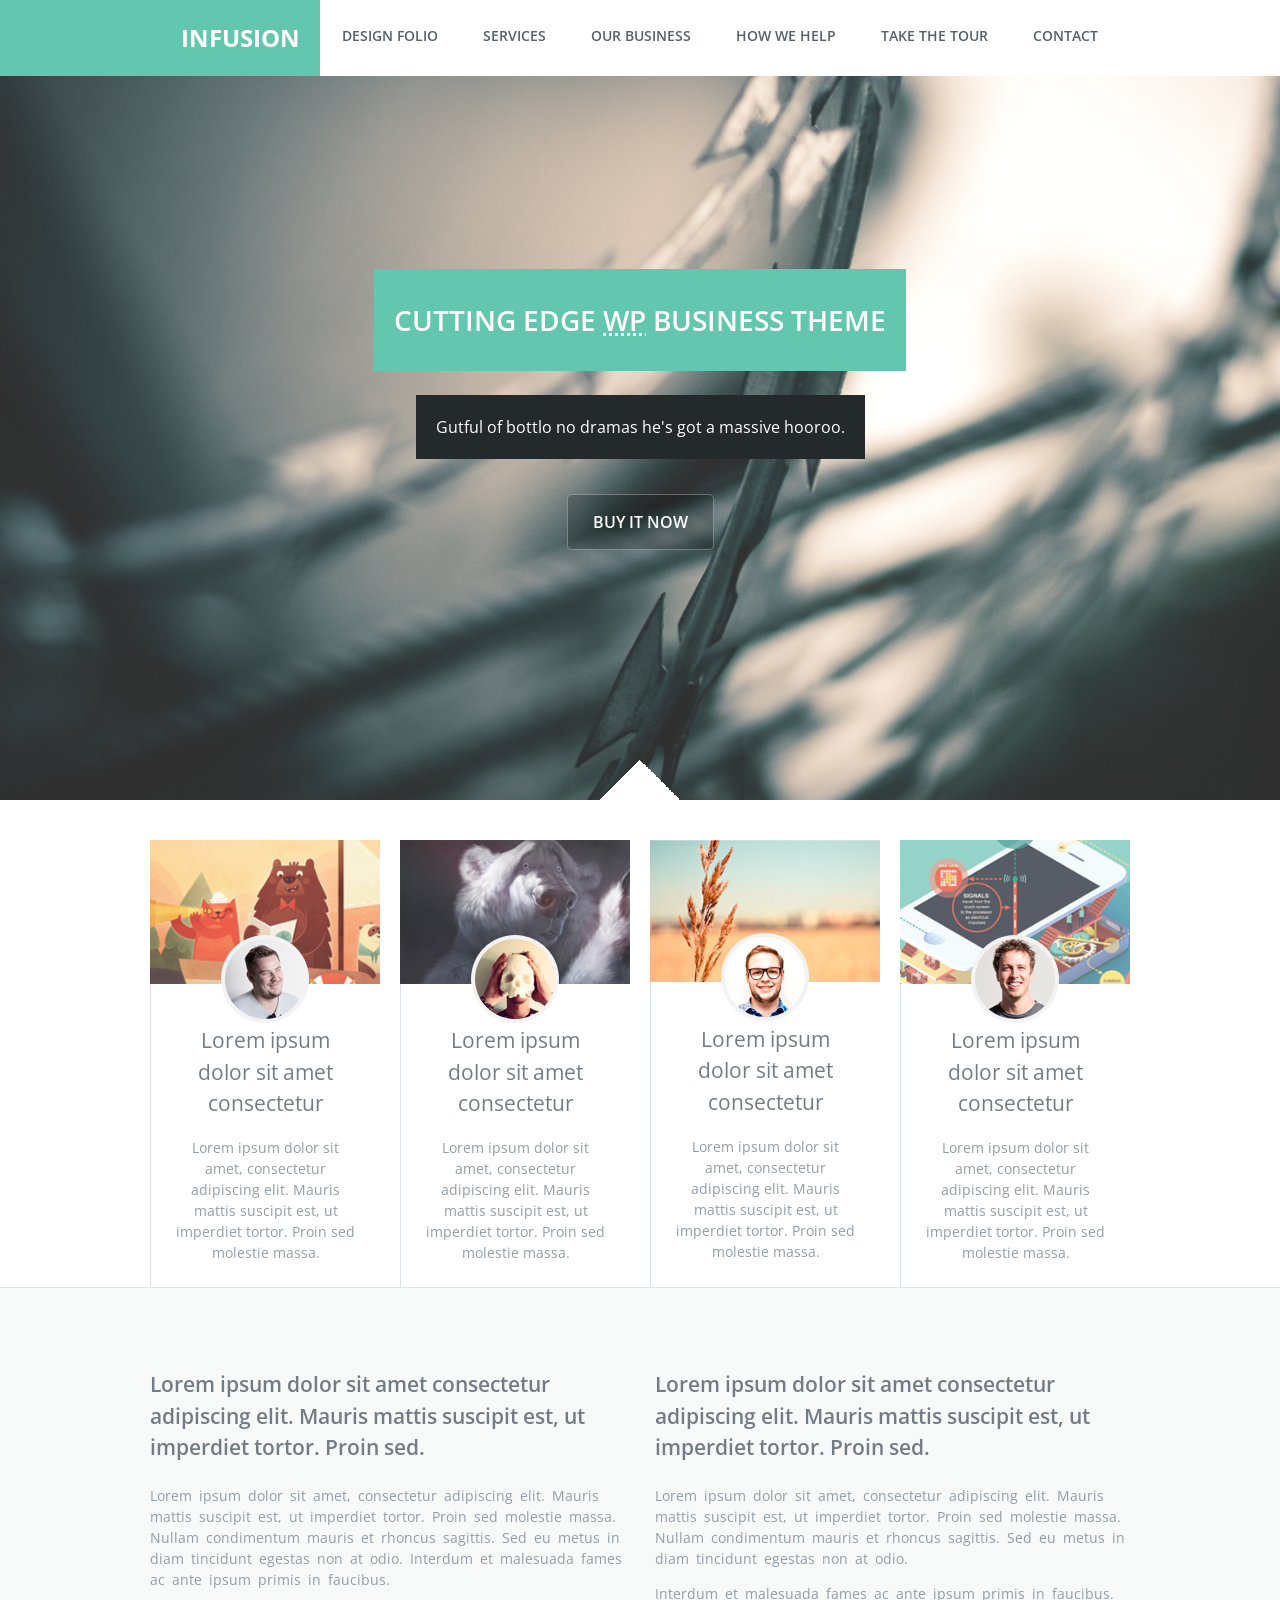
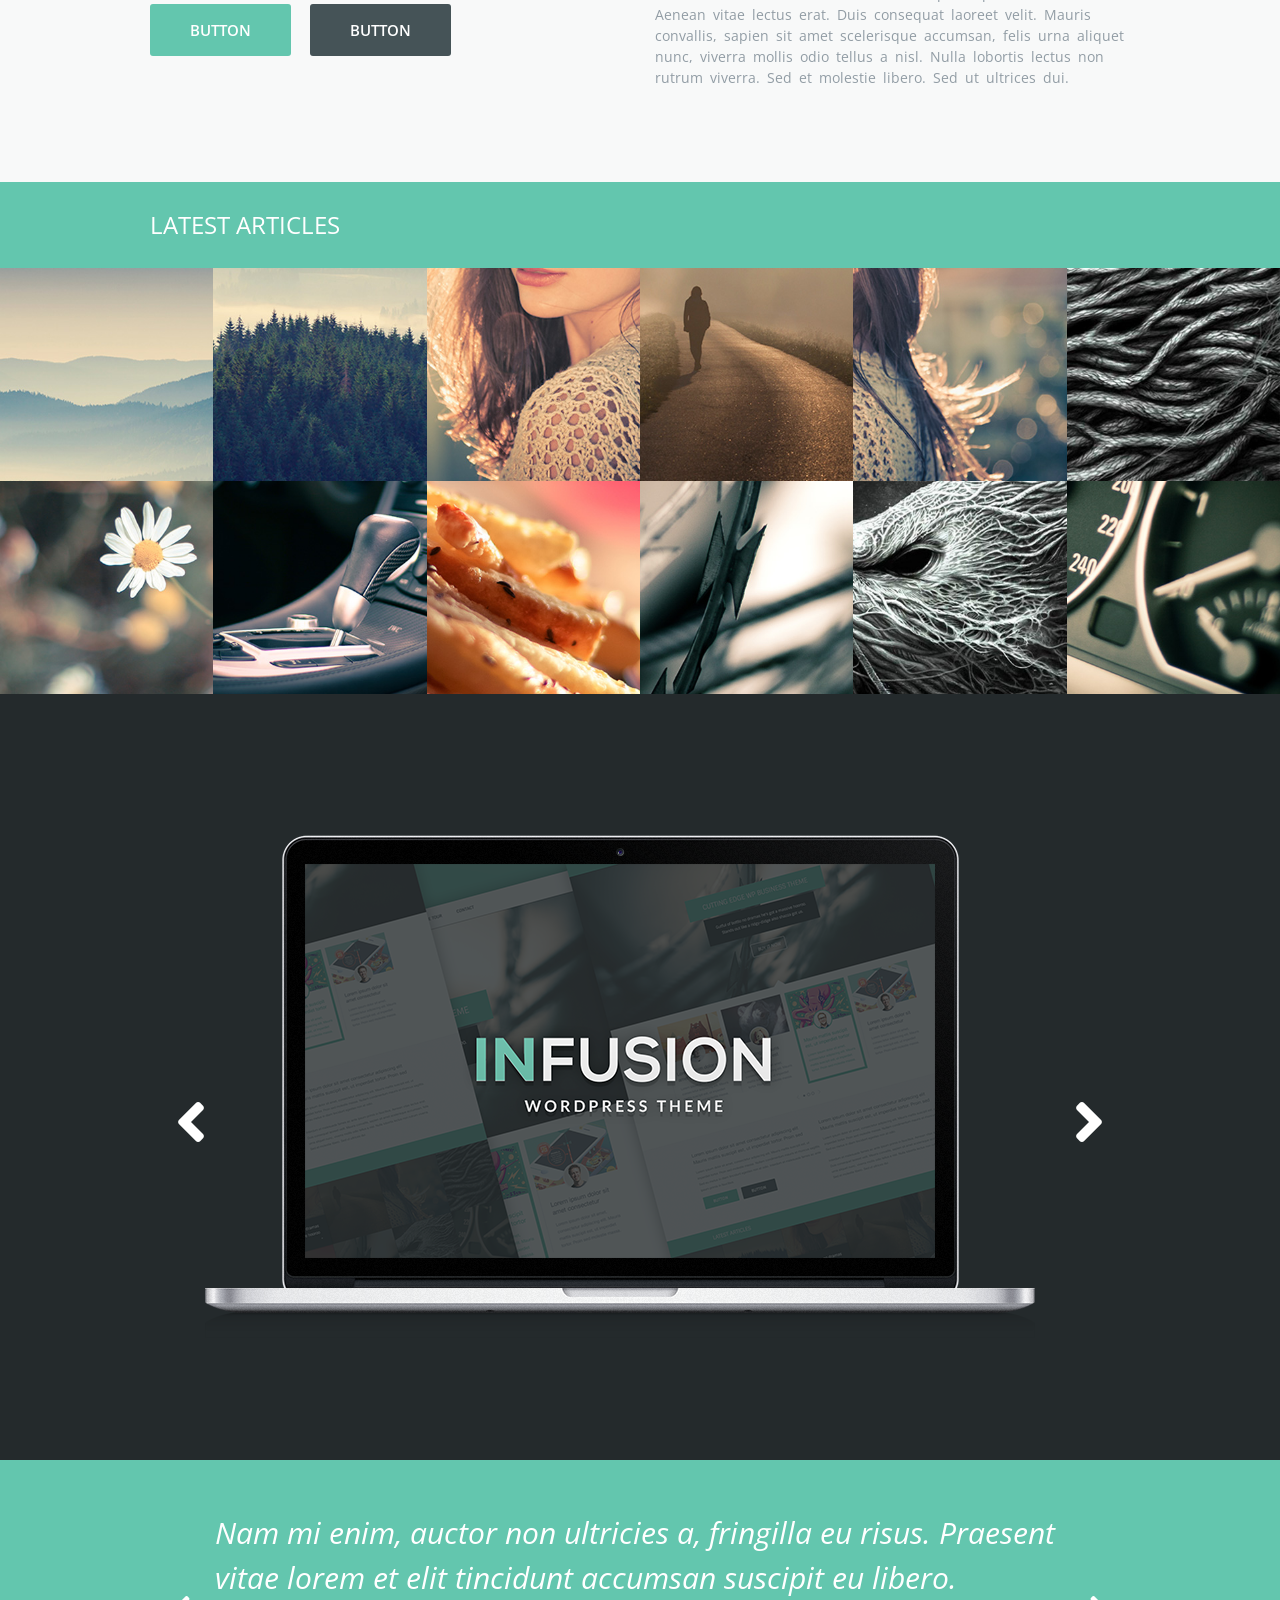
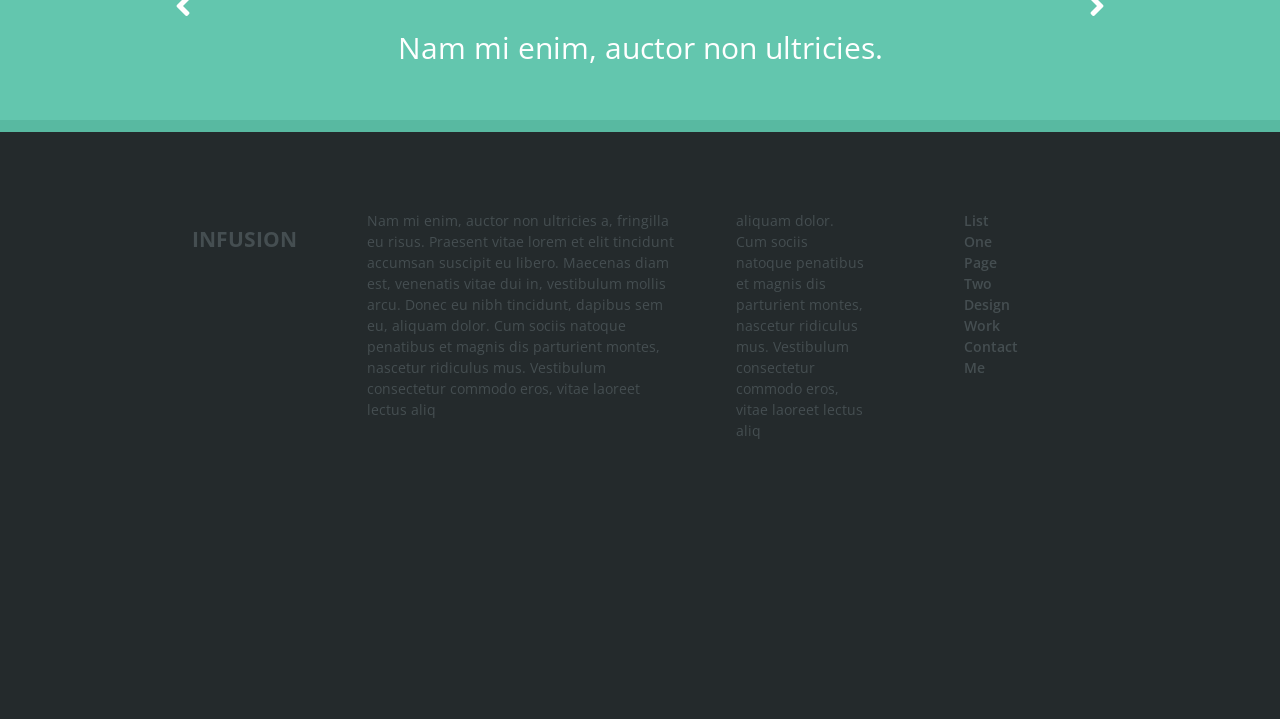
<file: Portfólio/Projetos/Project Infusion/index.html>
<!doctype html>
<html lang="pt-br">

<head>
  <title> Infusion </title>
  <meta charset="utf-8">
  <meta name="viewport" content="width=device-width, initial-scale=1">
  <meta name="author" content="Daniel">
  <meta name="description" content="descrição bacanuda">
  <meta name="keywords" content="html5, tecnologia">

  <link rel="stylesheet" href="https://use.fontawesome.com/releases/v5.2.0/css/all.css"
    integrity="sha384-hWVjflwFxL6sNzntih27bfxkr27PmbbK/iSvJ+a4+0owXq79v+lsFkW54bOGbiDQ" crossorigin="anonymous">
  <!-- Fonts -->
  <link href='http://fonts.googleapis.com/css?family=Sintony:400,700' rel='stylesheet' type='text/css'>
  <link href='http://fonts.googleapis.com/css?family=Open+Sans:400,600,700' rel='stylesheet' type='text/css'>

  <link rel="stylesheet" href="style/normalize.css">
  <link rel="stylesheet" href="style/main.css">

</head>

<body class="no-js">

  <header class="header">
    <a href="index.html" class="logo-text">Infusion</a>

    <button style="display: none;" class="header__btnMenu"> <i class="fas fa-bars fa-2x"></i><span
        class="sr-only">Menu</span></button>

    <nav class="header__nav">
      <ul>
        <li><a href="#">design folio</a></li>
        <li><a href="#">services</a></li>
        <li><a href="#">our business</a></li>
        <li><a href="#">how we help</a></li>
        <li><a href="#">take the tour</a></li>
        <li><a href="#">contact</a></li>
      </ul>
    </nav>
  </header>

  <section class="hero">
    <h1 class="hero__title">
      Cutting edge <abbr title="Wordpress">WP</abbr> business theme
    </h1>
    <p class="hero__text">Gutful of bottlo no dramas he's got a massive hooroo.</p>
    <a href="#" class="hero__btn">Buy it now</a>
  </section>

  <div class="container">
    <section class="people-cards">
      <article class="people-cards__card">

        <img src="img/c01.jpg" alt="Carousel Img" class="people-cards__image">

        <div class="people-cards__avatar">
          <img src="img/teamsprite_01.png" alt="Carousel Img">
        </div>
        <div class="people-cards__content">
          <h2 class="people-cards__title">Lorem ipsum dolor sit amet consectetur</h2>
          <p class="people-cards__text">Lorem ipsum dolor sit amet, consectetur adipiscing elit. Mauris mattis suscipit
            est, ut imperdiet tortor.
            Proin sed molestie massa.</p>
        </div>
      </article>

      <article class="people-cards__card">

        <img src="img/c02.jpg" alt="Carousel Img" class="people-cards__image">

        <div class="people-cards__avatar">
          <img src="img/teamsprite_02.png" alt="Carousel Img">
        </div>
        <div class="people-cards__content">
          <h2 class="people-cards__title">Lorem ipsum dolor sit amet consectetur</h2>
          <p class="people-cards__text">Lorem ipsum dolor sit amet, consectetur adipiscing elit. Mauris mattis suscipit
            est, ut imperdiet tortor.
            Proin sed molestie massa.</p>
        </div>
      </article>

      <article class="people-cards__card">

        <img src="img/c03.jpg" alt="Carousel Img" class="people-cards__image">

        <div class="people-cards__avatar">
          <img src="img/teamsprite_03.png" alt="Carousel Img">
        </div>
        <div class="people-cards__content">
          <h2 class="people-cards__title">Lorem ipsum dolor sit amet consectetur</h2>
          <p class="people-cards__text">Lorem ipsum dolor sit amet, consectetur adipiscing elit. Mauris mattis suscipit
            est, ut imperdiet tortor.
            Proin sed molestie massa.</p>
        </div>
      </article>

      <article class="people-cards__card">

        <img src="img/c04.jpg" alt="Carousel Img" class="people-cards__image">

        <div class="people-cards__avatar">
          <img src="img/teamsprite_04.png" alt="Carousel Img">
        </div>
        <div class="people-cards__content">
          <h2 class="people-cards__title">Lorem ipsum dolor sit amet consectetur</h2>
          <p class="people-cards__text">Lorem ipsum dolor sit amet, consectetur adipiscing elit. Mauris mattis suscipit
            est, ut imperdiet tortor.
            Proin sed molestie massa.</p>
        </div>
      </article>
    </section>
  </div>

  <section class="content">
    <div class="container">
      <article>
        <h3>Lorem ipsum dolor sit amet consectetur adipiscing elit. Mauris mattis suscipit est, ut imperdiet tortor.
          Proin
          sed.</h3>
        <p>Lorem ipsum dolor sit amet, consectetur adipiscing elit. Mauris mattis suscipit est, ut imperdiet tortor.
          Proin
          sed molestie massa. Nullam condimentum mauris et rhoncus sagittis. Sed eu metus in diam tincidunt egestas non
          at
          odio. Interdum et malesuada fames ac ante ipsum primis in faucibus.</p>
        <a href="#" class="button button-primary">BUTTON</a>
        <a href="#" class="button button-secundary">BUTTON</a>
      </article>

      <article>
        <h3>Lorem ipsum dolor sit amet consectetur adipiscing elit. Mauris mattis suscipit est, ut imperdiet tortor.
          Proin
          sed.</h3>
        <p>Lorem ipsum dolor sit amet, consectetur adipiscing elit. Mauris mattis suscipit est, ut imperdiet tortor.
          Proin
          sed molestie massa. Nullam condimentum mauris et rhoncus sagittis. Sed eu metus in diam tincidunt egestas non
          at
          odio.</p>
        <p>Interdum et malesuada fames ac ante ipsum primis in faucibus. Aenean vitae lectus erat. Duis consequat
          laoreet
          velit. Mauris convallis, sapien sit amet scelerisque accumsan, felis urna aliquet nunc, viverra mollis odio
          tellus a nisl. Nulla lobortis lectus non rutrum viverra. Sed et molestie libero. Sed ut ultrices dui.</p>
      </article>
    </div>
  </section>

  <section class="last-articles">
    <div class="last-articles__title">
      <div class="container">
        <h2>Latest Articles</h2>
      </div>
    </div>

    <div class="last-articles__thumbs">
      <a href="#"><img src="img/articles/01.jpg" alt=""></a>
      <a href="#"><img src="img/articles/02.jpg" alt=""></a>
      <a href="#"><img src="img/articles/03.jpg" alt=""></a>
      <a href="#"><img src="img/articles/04.jpg" alt=""></a>
      <a href="#"><img src="img/articles/05.jpg" alt=""></a>
      <a href="#"><img src="img/articles/06.jpg" alt=""></a>
      <a href="#"><img src="img/articles/07.jpg" alt=""></a>
      <a href="#"><img src="img/articles/08.jpg" alt=""></a>
      <a href="#"><img src="img/articles/09.jpg" alt=""></a>
      <a href="#"><img src="img/articles/10.jpg" alt=""></a>
      <a href="#"><img src="img/articles/11.jpg" alt=""></a>
      <a href="#"><img src="img/articles/12.jpg" alt=""></a>
    </div>
  </section>

  <div class="laptop-slider">
    <div class="slideshow">
      <figure><img alt="" src="img/slider/slide-01.png" /></figure>
      <figure><img alt="" src="img/slider/slide-02.png" /></figure>
      <figure><img alt="" src="img/slider/slide-01.png" /></figure>
      <figure><img alt="" src="img/slider/slide-02.png" /></figure>
      <span class="prev" style="display: none;"><i class="fas fa-angle-left fa-4x"></i></span>
      <span class="next" style="display: none;"><i class="fas fa-angle-right fa-4x"></i></span>
    </div>
  </div>

  <section class="quote-container">

    <div class="quote-slideshow">
      <figure>
        <h2>Nam mi enim, auctor non ultricies a, fringilla eu risus. Praesent vitae lorem et elit tincidunt accumsan
          suscipit eu libero. </h2>
        <figcaption>
          Nam mi enim, auctor non ultricies.
        </figcaption>
      </figure>
      <figure>
        <h2>Lorem ipsum dolor sit amet, consectetur adipiscing elit. Mauris mattis suscipit est, ut imperdiet tortor.
          Proin sed molestie massa.</h2>
        <figcaption>
          Nam mi enim, auctor.
        </figcaption>
      </figure>
      <span class="prev" style="display: none;"><i class="fas fa-angle-left fa-2x"></i></span>
      <span class="next" style="display: none;"><i class="fas fa-angle-right fa-2x"></i></span>
    </div>

  </section>

  <footer class="footer">
    <div class="container">
      <h2 class="footer__logo">Infusion</h2>

      <p>Nam mi enim, auctor non ultricies a, fringilla eu risus. Praesent vitae lorem et elit tincidunt accumsan
        suscipit
        eu libero. Maecenas diam est, venenatis vitae dui in, vestibulum mollis arcu. Donec eu nibh tincidunt, dapibus
        sem
        eu, aliquam dolor. Cum sociis natoque penatibus et magnis dis parturient montes, nascetur ridiculus mus.
        Vestibulum consectetur commodo eros, vitae laoreet lectus aliq</p>

      <p>aliquam dolor. Cum sociis natoque penatibus et magnis dis parturient montes, nascetur ridiculus mus. Vestibulum
        consectetur commodo eros, vitae laoreet lectus aliq</p>

      <ul class="footer__links">
        <li><a href="#">List One</a></li>
        <li><a href="#">Page Two</a></li>
        <li><a href="#">Design</a></li>
        <li><a href="#">Work</a></li>
        <li><a href="#">Contact Me</a></li>
      </ul>
      <div class="container">
  </footer>

  <script src="menu.js"></script>
  <script src="carousel.js"></script>
  <script src="main.js"></script>
</body>

</html>
</file>
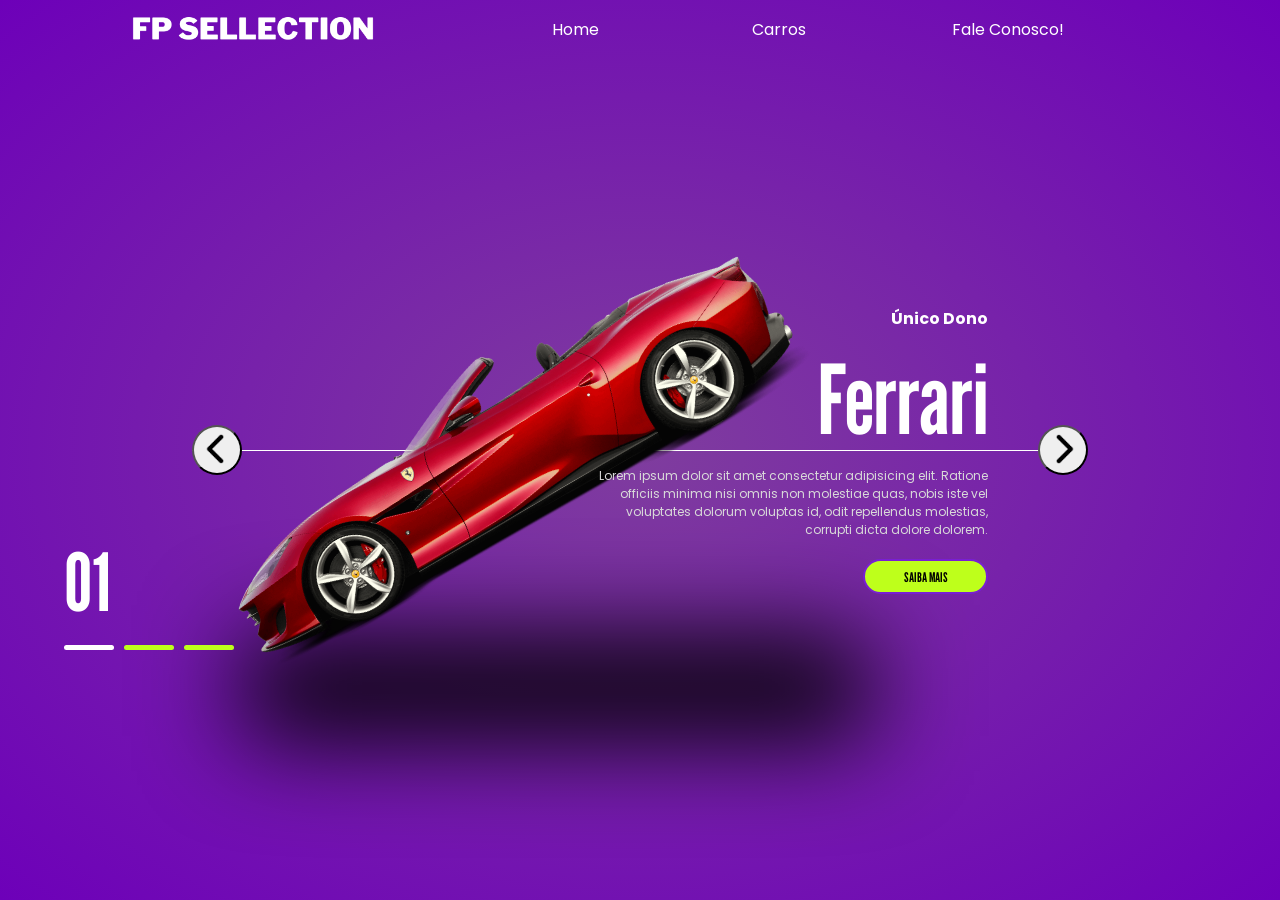
<file: Portfólio/Projetos/Projeto Carros/index.html>
<!DOCTYPE html>
<html lang="en">

<head>
    <meta charset="UTF-8">
    <meta name="viewport" content="width=device-width, initial-scale=1.0">
    <link rel="preconnect" href="https://fonts.googleapis.com">
    <link rel="preconnect" href="https://fonts.gstatic.com" crossorigin>
    <link
        href="https://fonts.googleapis.com/css2?family=Poppins:ital,wght@0,100;0,200;0,300;0,400;0,500;0,600;0,700;0,800;0,900;1,100;1,200;1,300;1,400;1,500;1,600;1,700;1,800;1,900&display=swap"
        rel="stylesheet">
    <link rel="preconnect" href="https://fonts.googleapis.com">
    <link rel="preconnect" href="https://fonts.gstatic.com" crossorigin>
    <link href="https://fonts.googleapis.com/css2?family=League+Gothic&display=swap" rel="stylesheet">
    <link rel="stylesheet" href="style.css">
    <title>FP Sellections</title>
</head>

<body>
    <header>
        <img src="imagens/logo.png" alt="logo fp">
        <nav>
            <ul>
                <li>Home</li>
                <li>Carros</li>
                <li>Fale Conosco!</li>
            </ul>
        </nav>
    </header>

    <section class="container">
        <div class="list">

            <div class="item active">
                <div class="car-img">
                    <img src="imagens/carro2.png" alt="imagem carro">
                </div>
                <div class="content">
                    <p class="car-information">
                        Único Dono
                    </p>
                    <h2>
                        Ferrari
                    </h2>
                    <p class="description">
                        Lorem ipsum dolor sit amet consectetur adipisicing elit. Ratione officiis minima nisi omnis non
                        molestiae quas, nobis iste vel voluptates dolorum voluptas id, odit repellendus molestias,
                        corrupti dicta dolore dolorem.
                    </p>
                    <button class="information-button">Saiba Mais</button>
                </div>
            </div>
            <div class="item">
                <div class="car-img">
                    <img src="imagens/carro1.png" alt="imagem carro">
                </div>
                <div class="content">
                    <p class="car-information">
                        Único Dono
                    </p>
                    <h2>
                        911 Turbo
                    </h2>
                    <p class="description">
                        Lorem ipsum dolor sit amet consectetur adipisicing elit. Ratione officiis minima nisi omnis non
                        molestiae quas, nobis iste vel voluptates dolorum voluptas id, odit repellendus molestias,
                        corrupti dicta dolore dolorem.
                    </p>
                    <button class="information-button">Saiba Mais</button>
                </div>
            </div>
            <div class="item">
                <div class="car-img">
                    <img src="imagens/carro3.png" alt="imagem carro">
                </div>
                <div class="content">
                    <p class="car-information">
                        Único Dono
                    </p>
                    <h2>
                        Lamborghini
                    </h2>
                    <p class="description">
                        Lorem ipsum dolor sit amet consectetur adipisicing elit. Ratione officiis minima nisi omnis non
                        molestiae quas, nobis iste vel voluptates dolorum voluptas id, odit repellendus molestias,
                        corrupti dicta dolore dolorem.
                    </p>
                    <button class="information-button">Saiba Mais</button>
                </div>
            </div>
        </div>


        <div class="arrows">
            <button id="prev"><img src="imagens/arrow.png" alt="seta esquerda"></button>
            <button id="next"><img src="imagens/arrow.png" alt="seta direita"></button>

            <div class="indicators">
                <div class="number">01</div>
                <ul>
                    <li class="active"></li>
                    <li></li>
                    <li></li>
                </ul>
            </div>
            
        </div>
    </section>

    <script src="scripts.js"></script>
</body>

</html>
</file>
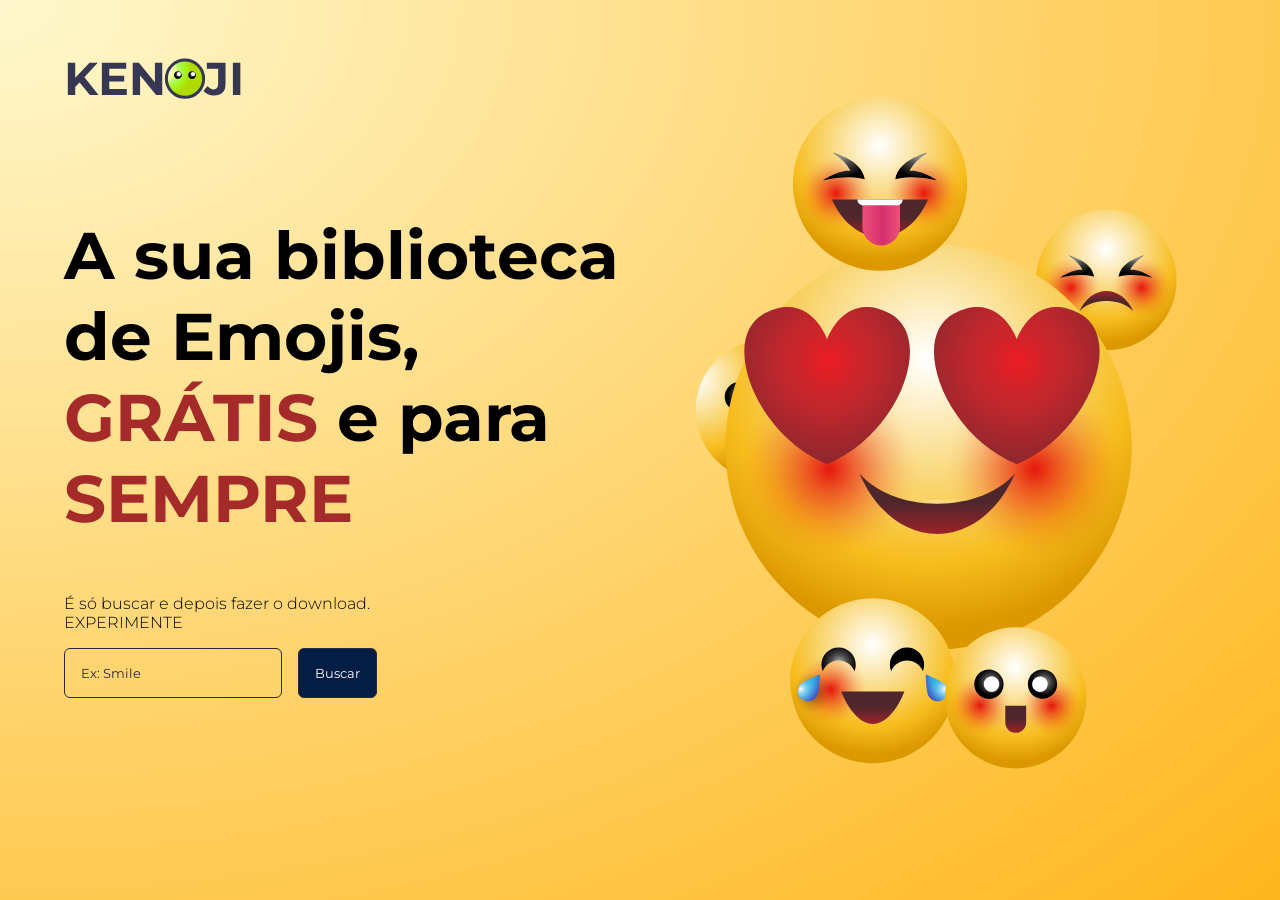
<file: Portfólio/Projetos/Projeto Emoji/index.html>
<!DOCTYPE html>
<html lang="en">

<head>
    <meta charset="UTF-8">
    <meta http-equiv="X-UA-Compatible" content="IE=edge">
    <meta name="viewport" content="width=device-width, initial-scale=1.0">
    <title>Kenoji</title>
    <link rel="preconnect" href="https://fonts.googleapis.com">
    <link rel="preconnect" href="https://fonts.gstatic.com" crossorigin>
    <link href="https://fonts.googleapis.com/css2?family=Montserrat:wght@300;400;700&display=swap" rel="stylesheet">
    <link rel="stylesheet" href="estilo.css">
</head>

<body>
    <div id="wrapper">
        <header>
            <img src="images/logo.svg" alt="Kenoji">
        </header>
        <main>
            <section>
                <h1>A sua biblioteca de Emojis, <strong>grátis</strong> e para <strong>sempre</strong></h1>

                <p>É só buscar e depois fazer o download. <br>
                    <span class="upper">Experimente</span>
                </p>
                <form action="">
                    <input autofocus type="text" placeholder="Ex: Smile">
                    <input type="submit" value="Buscar">
                </form>
            </section>
            <div class="animation">
                <img src="images/emoji-1.svg" alt="">
                <img src="images/emoji-2.svg" alt="">
                <img src="images/emoji-3.svg" alt="">
                <img src="images/emoji-4.svg" alt="">
                <img src="images/emoji-5.svg" alt="">
                <img src="images/emoji-6.svg" alt="">
            </div>
        </main>
    </div>
</body>

</html>
</file>
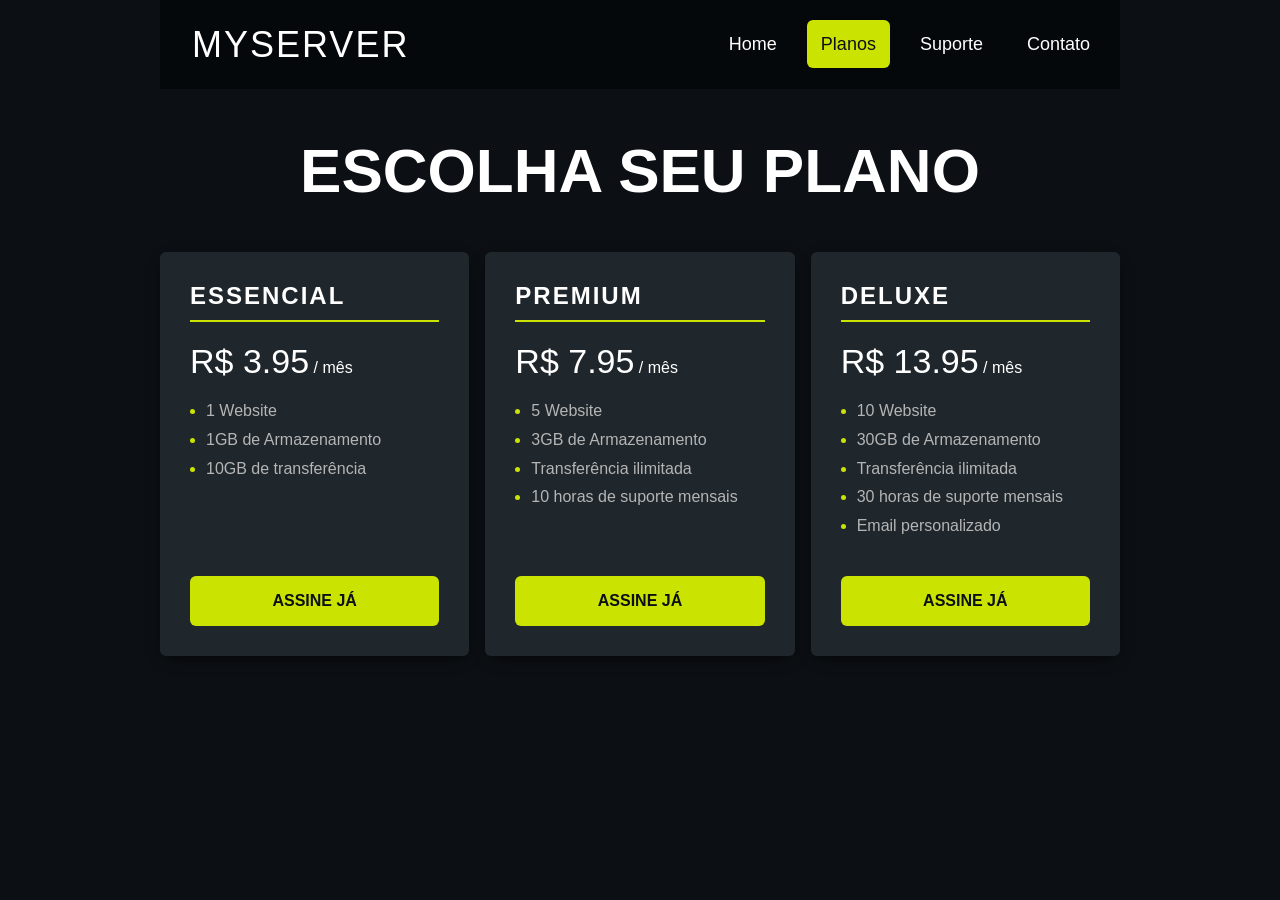
<file: Portfólio/Projetos/projeto price cards/index.html>
<!DOCTYPE html>
<html lang="pt-br">

<head>
    <meta charset="UTF-8">

    <title>Price cards</title>

    <link rel="stylesheet" href="style.css">
</head>

<body>
    <header class="header">
        <div class="header__logo">MyServer</div>
        <nav class="header__nav">
            <ul>
                <li><a href="#">Home</a></li>
                <li><a href="https://serfrontend.com" class="header__nav--active">Planos</a></li>
                <li><a href="#">Suporte</a></li>
                <li><a href="#">Contato</a></li>
            </ul>
        </nav>
    </header>

    <h1 class="main-title">Escolha seu plano</h1>

    <section class="pricing">
        <div class="pricing-plan">
            <h2 class="class-plan__title">Essencial</h2>
            <p> <span class="pricing-plan__price">R$ 3.95</span> / mês</p>
            <ul class="pricing-plan__features">
                <li>1 Website</li>
                <li>1GB de Armazenamento</li>
                <li>10GB de transferência</li>
            </ul>
            <a href="#" class="pricing-plan__cta">Assine Já</a>
        </div>

        <div class="pricing-plan">
            <h2 class="class-plan__title">Premium</h2>
            <p> <span class="pricing-plan__price">R$ 7.95</span> / mês</p>
            <ul class="pricing-plan__features">
                <li>5 Website</li>
                <li>3GB de Armazenamento</li>
                <li>Transferência ilimitada</li>
                <li>10 horas de suporte mensais</li>
            </ul>
            <a href="#" class="pricing-plan__cta">Assine Já</a>
        </div>

        <div class="pricing-plan">
            <h2 class="class-plan__title">Deluxe</h2>
            <p> <span class="pricing-plan__price">R$ 13.95</span> / mês</p>
            <ul class="pricing-plan__features">
                <li>10 Website</li>
                <li>30GB de Armazenamento</li>
                <li>Transferência ilimitada</li>
                <li>30 horas de suporte mensais</li>
                <li>Email personalizado</li>
            </ul>
            <a href="#" class="pricing-plan__cta">Assine Já</a>
        </div>
    </section>
</body>

</html>
</file>
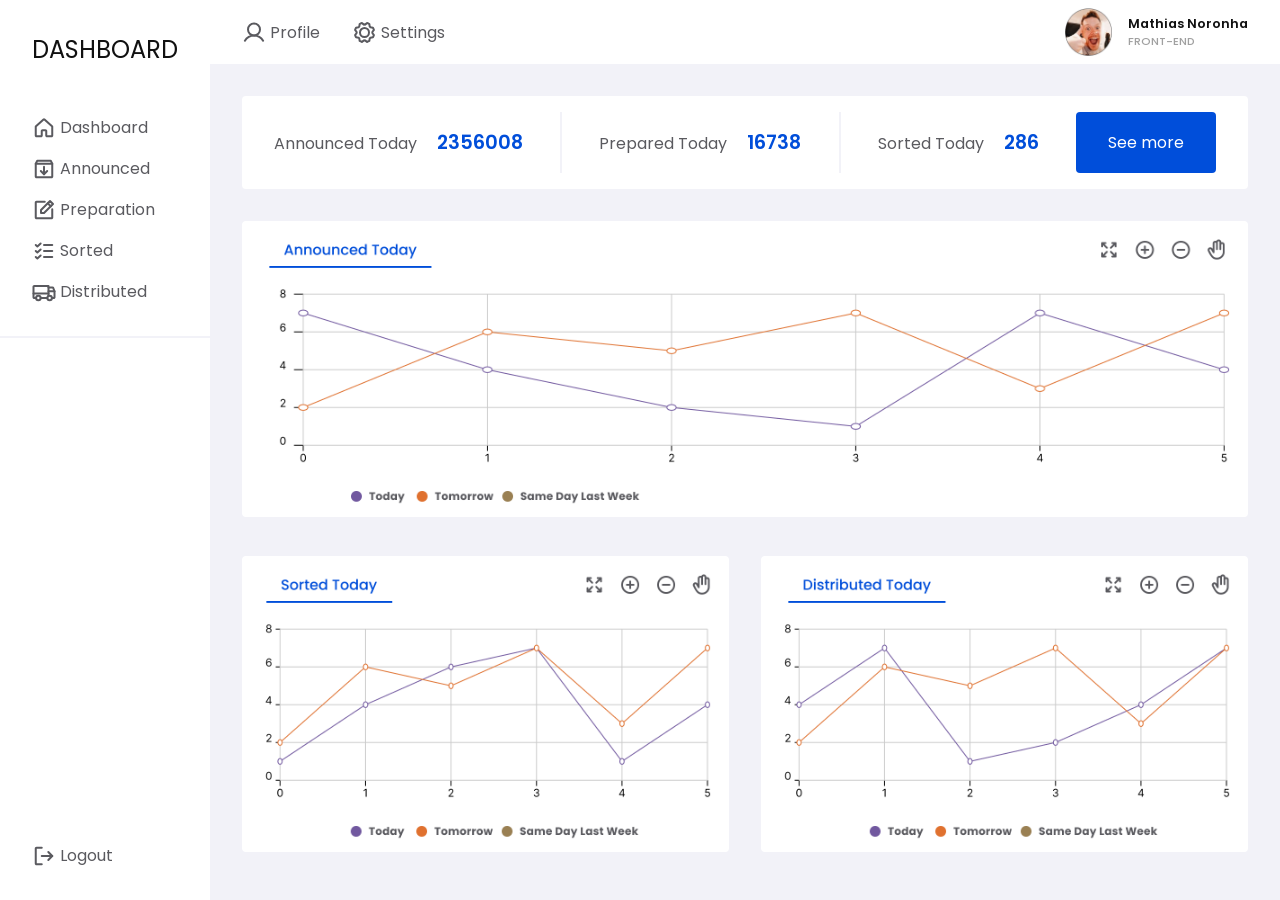
<file: Portfólio/Projetos/Projeto-dashboard/index.html>
<!DOCTYPE html>
<html lang="pt-br">

<head>
    <meta charset="UTF-8">
    <meta name="viewport" content="width=device-width, initial-scale=1.0">
    <title>Projeto Dashboard</title>
    <link rel="preconnect" href="https://fonts.googleapis.com">
    <link rel="preconnect" href="https://fonts.gstatic.com" crossorigin>
    <link href="https://fonts.googleapis.com/css2?family=Poppins:wght@500;600&display=swap" rel="stylesheet">
    <link rel="stylesheet" href="estilo.css">
</head>

<body>
    <nav class="mainNav">
        <a href="index.html" class="mainNav_linkLogo">Dashboard</a>

        <div class="mainNav_menus">
            <ul class="mainNav_menu">
                <li>
                    <a href="#">
                        <svg width="24" height="24" viewBox="0 0 24 24" fill="none" xmlns="http://www.w3.org/2000/svg">
                            <path
                                d="M14.25 19.499V14.999C14.25 14.8001 14.171 14.6093 14.0303 14.4686C13.8897 14.328 13.6989 14.249 13.5 14.249H10.5C10.3011 14.249 10.1103 14.328 9.96967 14.4686C9.82902 14.6093 9.75 14.8001 9.75 14.999V19.499C9.75 19.6979 9.67098 19.8887 9.53033 20.0293C9.38968 20.17 9.19891 20.249 9 20.249H4.5C4.30109 20.249 4.11032 20.17 3.96967 20.0293C3.82902 19.8887 3.75 19.6979 3.75 19.499V10.8271C3.75168 10.7233 3.77411 10.6209 3.81597 10.5259C3.85783 10.4309 3.91828 10.3453 3.99375 10.274L11.4937 3.45836C11.632 3.33187 11.8126 3.26172 12 3.26172C12.1874 3.26172 12.368 3.33187 12.5062 3.45836L20.0062 10.274C20.0817 10.3453 20.1422 10.4309 20.184 10.5259C20.2259 10.6209 20.2483 10.7233 20.25 10.8271V19.499C20.25 19.6979 20.171 19.8887 20.0303 20.0293C19.8897 20.17 19.6989 20.249 19.5 20.249H15C14.8011 20.249 14.6103 20.17 14.4697 20.0293C14.329 19.8887 14.25 19.6979 14.25 19.499Z"
                                stroke="#5A5A5F" stroke-width="2" stroke-linecap="round" stroke-linejoin="round" />
                        </svg>

                        Dashboard
                    </a>
                </li>

                <li>
                    <a href="#">
                        <svg width="24" height="24" viewBox="0 0 24 24" fill="none" xmlns="http://www.w3.org/2000/svg">
                            <path
                                d="M19.5 20.25H4.5C4.30109 20.25 4.11032 20.171 3.96967 20.0303C3.82902 19.8897 3.75 19.6989 3.75 19.5V6.75L5.25 3.75H18.75L20.25 6.75V19.5C20.25 19.6989 20.171 19.8897 20.0303 20.0303C19.8897 20.171 19.6989 20.25 19.5 20.25Z"
                                stroke="#5A5A5F" stroke-width="2" stroke-linecap="round" stroke-linejoin="round" />
                            <path d="M8.82227 14.0703L12.0004 17.2484L15.1785 14.0703" stroke="#5A5A5F" stroke-width="2"
                                stroke-linecap="round" stroke-linejoin="round" />
                            <path d="M12 9.75V17.25" stroke="#5A5A5F" stroke-width="2" stroke-linecap="round"
                                stroke-linejoin="round" />
                            <path d="M3.75 6.75H20.25" stroke="#5A5A5F" stroke-width="2" stroke-linecap="round"
                                stroke-linejoin="round" />
                        </svg>

                        Announced
                    </a>
                </li>

                <li>
                    <a href="#">
                        <svg width="24" height="24" viewBox="0 0 24 24" fill="none" xmlns="http://www.w3.org/2000/svg">
                            <path d="M12 15H9V12L18 3L21 6L12 15Z" stroke="#5A5A5F" stroke-width="2"
                                stroke-linecap="round" stroke-linejoin="round" />
                            <path d="M15.75 5.25L18.75 8.25" stroke="#5A5A5F" stroke-width="2" stroke-linecap="round"
                                stroke-linejoin="round" />
                            <path
                                d="M20.25 11.25V19.5C20.25 19.6989 20.171 19.8897 20.0303 20.0303C19.8897 20.171 19.6989 20.25 19.5 20.25H4.5C4.30109 20.25 4.11032 20.171 3.96967 20.0303C3.82902 19.8897 3.75 19.6989 3.75 19.5V4.5C3.75 4.30109 3.82902 4.11032 3.96967 3.96967C4.11032 3.82902 4.30109 3.75 4.5 3.75H12.75"
                                stroke="#5A5A5F" stroke-width="2" stroke-linecap="round" stroke-linejoin="round" />
                        </svg>

                        Preparation
                    </a>
                </li>

                <li>
                    <a href="#">
                        <svg width="24" height="24" viewBox="0 0 24 24" fill="none" xmlns="http://www.w3.org/2000/svg">
                            <path d="M12 12H20.25" stroke="#5A5A5F" stroke-width="2" stroke-linecap="round"
                                stroke-linejoin="round" />
                            <path d="M12 6H20.25" stroke="#5A5A5F" stroke-width="2" stroke-linecap="round"
                                stroke-linejoin="round" />
                            <path d="M12 18H20.25" stroke="#5A5A5F" stroke-width="2" stroke-linecap="round"
                                stroke-linejoin="round" />
                            <path d="M8.625 4.5L5.37187 7.5L3.75 6" stroke="#5A5A5F" stroke-width="2"
                                stroke-linecap="round" stroke-linejoin="round" />
                            <path d="M8.625 10.5L5.37187 13.5L3.75 12" stroke="#5A5A5F" stroke-width="2"
                                stroke-linecap="round" stroke-linejoin="round" />
                            <path d="M8.625 16.5L5.37187 19.5L3.75 18" stroke="#5A5A5F" stroke-width="2"
                                stroke-linecap="round" stroke-linejoin="round" />
                        </svg>

                        Sorted
                    </a>
                </li>

                <li>
                    <a href="#">
                        <svg width="24" height="24" viewBox="0 0 24 24" fill="none" xmlns="http://www.w3.org/2000/svg">
                            <path
                                d="M16.5 7.50002H20.4938C20.6432 7.49904 20.7894 7.54329 20.9132 7.62695C21.037 7.71061 21.1326 7.82977 21.1875 7.96877L22.5 11.25"
                                stroke="#5A5A5F" stroke-width="2" stroke-linecap="round" stroke-linejoin="round" />
                            <path d="M1.5 13.5H16.5" stroke="#5A5A5F" stroke-width="2" stroke-linecap="round"
                                stroke-linejoin="round" />
                            <path
                                d="M17.625 20.25C18.8676 20.25 19.875 19.2426 19.875 18C19.875 16.7574 18.8676 15.75 17.625 15.75C16.3824 15.75 15.375 16.7574 15.375 18C15.375 19.2426 16.3824 20.25 17.625 20.25Z"
                                stroke="#5A5A5F" stroke-width="2" stroke-miterlimit="10" />
                            <path
                                d="M6.375 20.25C7.61764 20.25 8.625 19.2426 8.625 18C8.625 16.7574 7.61764 15.75 6.375 15.75C5.13236 15.75 4.125 16.7574 4.125 18C4.125 19.2426 5.13236 20.25 6.375 20.25Z"
                                stroke="#5A5A5F" stroke-width="2" stroke-miterlimit="10" />
                            <path d="M15.375 18H8.625" stroke="#5A5A5F" stroke-width="2" stroke-linecap="round"
                                stroke-linejoin="round" />
                            <path
                                d="M4.125 18H2.25C2.05109 18 1.86032 17.921 1.71967 17.7803C1.57902 17.6397 1.5 17.4489 1.5 17.25V6.75C1.5 6.55109 1.57902 6.36032 1.71967 6.21967C1.86032 6.07902 2.05109 6 2.25 6H16.5V16.05"
                                stroke="#5A5A5F" stroke-width="2" stroke-linecap="round" stroke-linejoin="round" />
                            <path
                                d="M16.5 11.25H22.5V17.25C22.5 17.4489 22.421 17.6397 22.2803 17.7803C22.1397 17.921 21.9489 18 21.75 18H19.875"
                                stroke="#5A5A5F" stroke-width="2" stroke-linecap="round" stroke-linejoin="round" />
                        </svg>

                        Distributed
                    </a>
                </li>
            </ul>

            <ul class="mainNav_menu">
                <li>
                    <a href="#">
                        <svg width="24" height="24" viewBox="0 0 24 24" fill="none" xmlns="http://www.w3.org/2000/svg">
                            <path d="M16.3125 8.0625L20.25 12L16.3125 15.9375" stroke="#5A5A5F" stroke-width="2"
                                stroke-linecap="round" stroke-linejoin="round" />
                            <path d="M9.75 12H20.25" stroke="#5A5A5F" stroke-width="2" stroke-linecap="round"
                                stroke-linejoin="round" />
                            <path
                                d="M9.75 20.25H4.5C4.30109 20.25 4.11032 20.171 3.96967 20.0303C3.82902 19.8897 3.75 19.6989 3.75 19.5V4.5C3.75 4.30109 3.82902 4.11032 3.96967 3.96967C4.11032 3.82902 4.30109 3.75 4.5 3.75H9.75"
                                stroke="#5A5A5F" stroke-width="2" stroke-linecap="round" stroke-linejoin="round" />
                        </svg>

                        Logout
                    </a>
                </li>
            </ul>
        </div>
    </nav>

    <header class="topnav">
        <nav>
            <ul class="topnav_menu">
                <li>
                    <a href="#">
                        <svg width="24" height="25" viewBox="0 0 24 25" fill="none" xmlns="http://www.w3.org/2000/svg">
                            <path
                                d="M12 15.5C15.3137 15.5 18 12.8137 18 9.5C18 6.18629 15.3137 3.5 12 3.5C8.68629 3.5 6 6.18629 6 9.5C6 12.8137 8.68629 15.5 12 15.5Z"
                                stroke="#5A5A5F" stroke-width="2" stroke-miterlimit="10" />
                            <path
                                d="M2.90625 20.7508C3.82775 19.1544 5.15328 17.8287 6.74958 16.907C8.34588 15.9853 10.1567 15.5 12 15.5C13.8433 15.5 15.6541 15.9853 17.2504 16.907C18.8467 17.8287 20.1722 19.1544 21.0938 20.7508"
                                stroke="#5A5A5F" stroke-width="2" stroke-linecap="round" stroke-linejoin="round" />
                        </svg>

                        Profile
                    </a>
                </li>

                <li>
                    <a href="#">
                        <svg width="25" height="25" viewBox="0 0 25 25" fill="none" xmlns="http://www.w3.org/2000/svg">
                            <path
                                d="M12.4972 17C14.9825 17 16.9972 14.9853 16.9972 12.5C16.9972 10.0147 14.9825 8 12.4972 8C10.0119 8 7.99719 10.0147 7.99719 12.5C7.99719 14.9853 10.0119 17 12.4972 17Z"
                                stroke="#5A5A5F" stroke-width="2" stroke-linecap="round" stroke-linejoin="round" />
                            <path
                                d="M17.7195 6.60156C17.957 6.82031 18.182 7.04531 18.3945 7.27656L20.9538 7.64219C21.3708 8.36641 21.6923 9.14161 21.9101 9.94844L20.3538 12.0203C20.3538 12.0203 20.382 12.6578 20.3538 12.9766L21.9101 15.0484C21.6933 15.8556 21.3718 16.6309 20.9538 17.3547L18.3945 17.7203C18.3945 17.7203 17.9538 18.1797 17.7195 18.3953L17.3538 20.9547C16.6296 21.3717 15.8544 21.6931 15.0476 21.9109L12.9757 20.3547C12.6576 20.3828 12.3376 20.3828 12.0195 20.3547L9.94758 21.9109C9.14042 21.6941 8.36509 21.3727 7.64133 20.9547L7.27571 18.3953C7.04446 18.1766 6.81946 17.9516 6.60071 17.7203L4.04133 17.3547C3.62432 16.6305 3.30289 15.8553 3.08508 15.0484L4.64133 12.9766C4.64133 12.9766 4.61321 12.3391 4.64133 12.0203L3.08508 9.94844C3.30188 9.14127 3.62336 8.36594 4.04133 7.64219L6.60071 7.27656C6.81946 7.04531 7.04446 6.82031 7.27571 6.60156L7.64133 4.04219C8.36556 3.62517 9.14076 3.30375 9.94758 3.08594L12.0195 4.64219C12.3376 4.61406 12.6576 4.61406 12.9757 4.64219L15.0476 3.08594C15.8547 3.30274 16.6301 3.62421 17.3538 4.04219L17.7195 6.60156Z"
                                stroke="#5A5A5F" stroke-width="2" stroke-linecap="round" stroke-linejoin="round" />
                        </svg>

                        Settings
                    </a>
                </li>
            </ul>
        </nav>

        <section class="perfil">
            <div class="perfil_thumb">
                <img src="imagens/perfil.png" alt="">
            </div>
            <div>
                <div class="perfil_name">Mathias Noronha</div>
                <div class="perfil_rule">Front-end</div>
            </div>
        </section>
    </header>

    <main>
        <section class="summary">
            <article>
                <span class="summary_description">Announced Today</span>
                <span class="summary_number">2356008</span>
            </article>

            <div class="summary_separated"></div>

            <article>
                <span class="summary_description">Prepared Today</span>
                <span class="summary_number">16738</span>
            </article>

            <div class="summary_separated"></div>

            <article>
                <span class="summary_description">Sorted Today</span>
                <span class="summary_number">286</span>
            </article>

            <a href="#" class="btn summary_btn">See more</a>


        </section>

        <figure>
            <img src="imagens/chart1.png" alt="chart 1">
        </figure>

        <figure class="grid-half">
            <img src="imagens/chart2.png" alt="chart 2">
        </figure>

        <figure class="grid-half">
            <img src="imagens/chart3.png" alt="chart 3">
        </figure>
    </main>
</body>

</html>
</file>
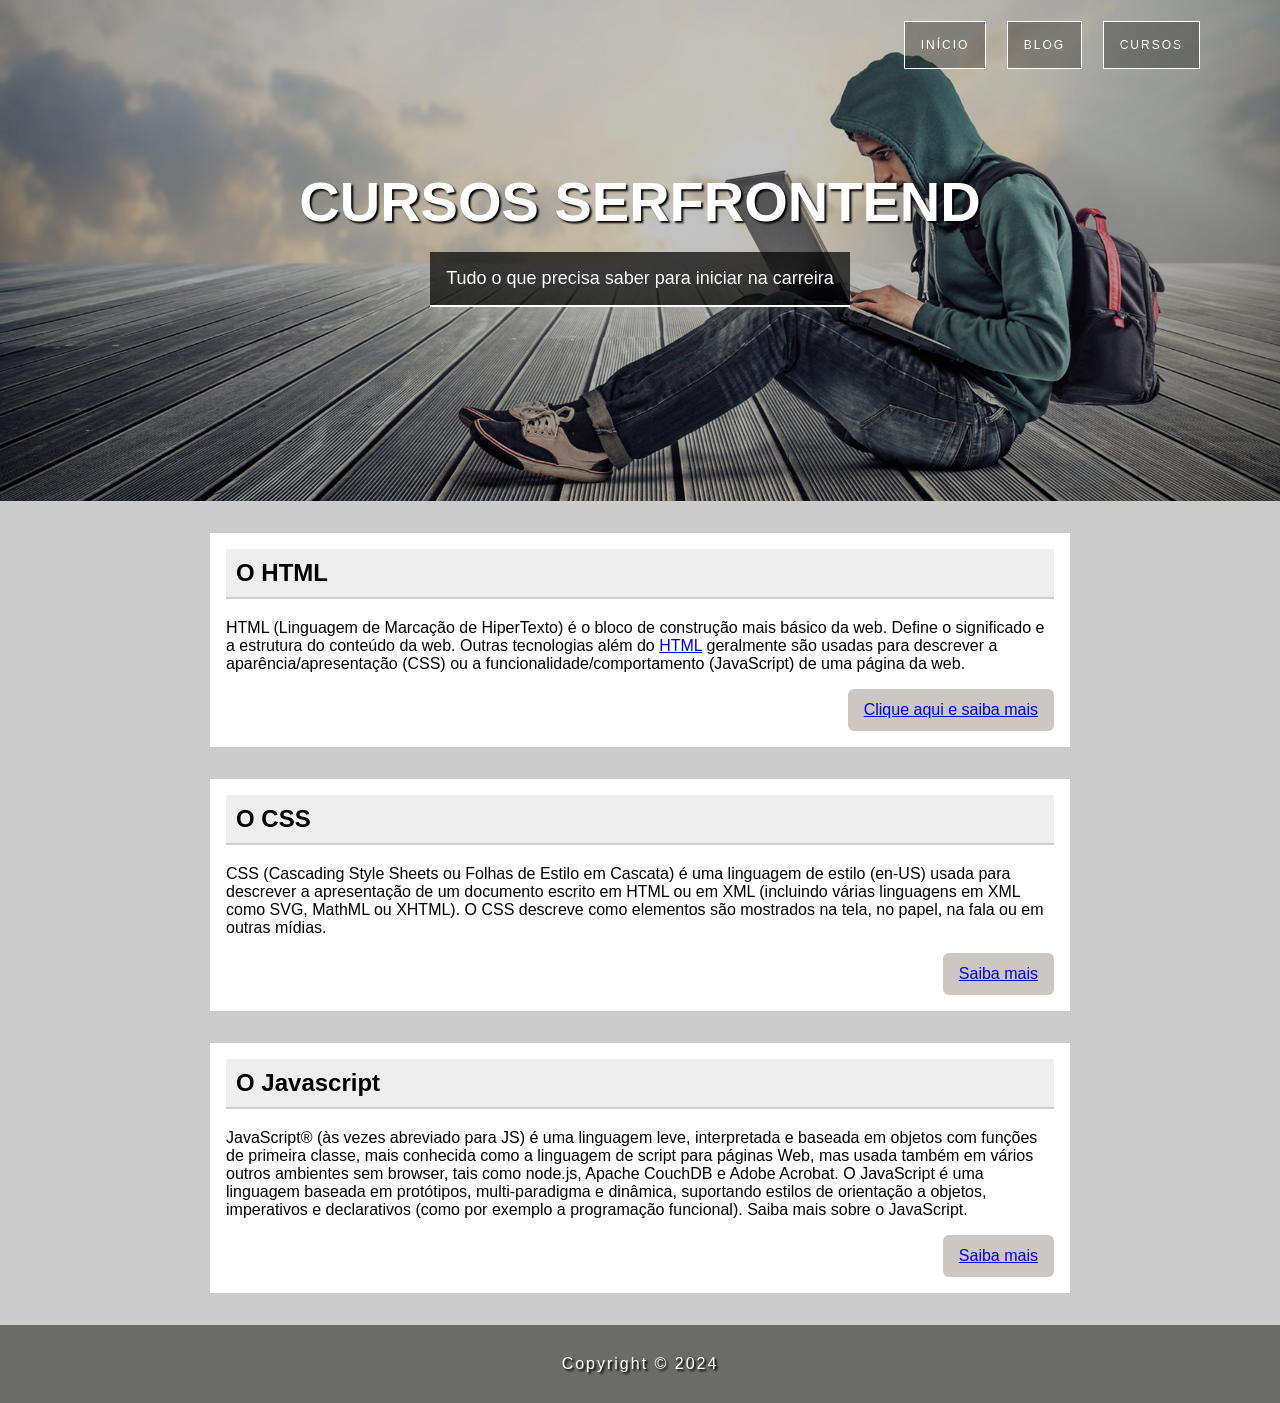
<file: Portfólio/Projetos/projetoCSS/index.html>
<!DOCTYPE html>
<html lang="en">

<head>
    <meta charset="UTF-8">

    <title>Projeto CSS</title>

    <link rel="stylesheet" href="estyles.css">
</head>

<body>
    <header class="hero">
        <nav>
            <ul>
                <li><a href="#">Início</a></li>
                <li><a href="#">Blog</a></li>
                <li><a href="#">Cursos</a></li>
            </ul>
        </nav>

        <div class="hero-content">
            <h1>Cursos serfrontend</h1>
            <p>Tudo o que precisa saber para iniciar na carreira</p>
        </div>
    </header>

    <main>

        <section>

            <article>
                <header>
                    <h2>O HTML</h2>
                </header>
                <p>HTML (Linguagem de Marcação de HiperTexto) é o bloco de construção mais básico da web. Define o
                    significado e a estrutura do conteúdo da web. Outras tecnologias além do <a href="#">HTML</a>
                    geralmente são
                    usadas para descrever a aparência/apresentação (CSS) ou a funcionalidade/comportamento
                    (JavaScript) de uma página da web.</p>
                <a href="#" class="btn">Clique aqui e saiba mais</a>
            </article>

            <article>
                <header>
                    <h2>O CSS</h2>
                </header>
                <p>CSS (Cascading Style Sheets ou Folhas de Estilo em Cascata) é uma linguagem de estilo (en-US)
                    usada para descrever a apresentação de um documento escrito em HTML ou em XML (incluindo várias
                    linguagens em XML como SVG, MathML ou XHTML). O CSS descreve como elementos são mostrados na
                    tela, no papel, na fala ou em outras mídias.</p>
                <a href="#" class="btn">Saiba mais</a>
            </article>

            <article>
                <header>
                    <h2>O Javascript</h2>
                </header>
                <p>JavaScript® (às vezes abreviado para JS) é uma linguagem leve, interpretada e baseada em objetos
                    com funções de primeira classe, mais conhecida como a linguagem de script para páginas Web, mas
                    usada também em vários outros ambientes sem browser, tais como node.js, Apache CouchDB e Adobe
                    Acrobat. O JavaScript é uma linguagem baseada em protótipos, multi-paradigma e dinâmica,
                    suportando estilos de orientação a objetos, imperativos e declarativos (como por exemplo a
                    programação funcional). Saiba mais sobre o JavaScript.</p>
                <a href="#" class="btn">Saiba mais</a>
            </article>

        </section>

    </main>

    <footer class="rodape">
        Copyright &copy; 2024
    </footer>
</body>

</html>
</file>
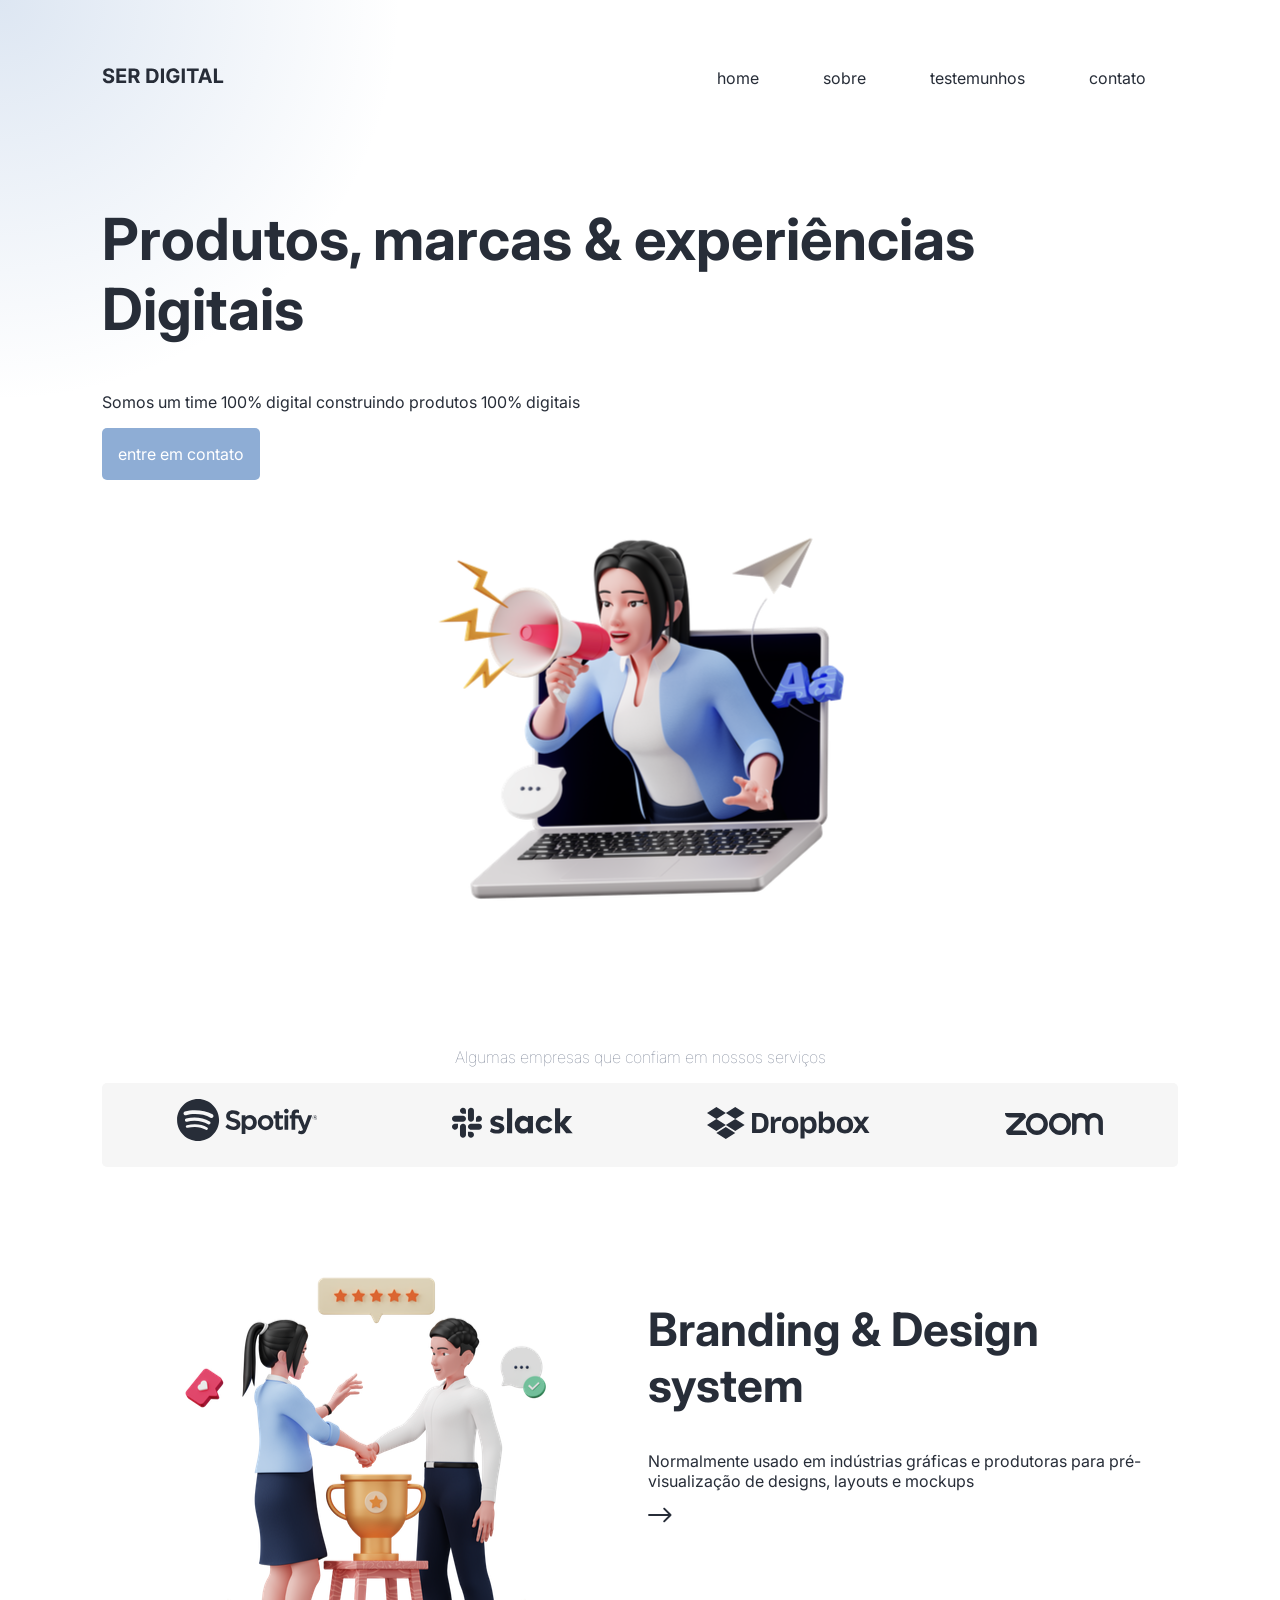
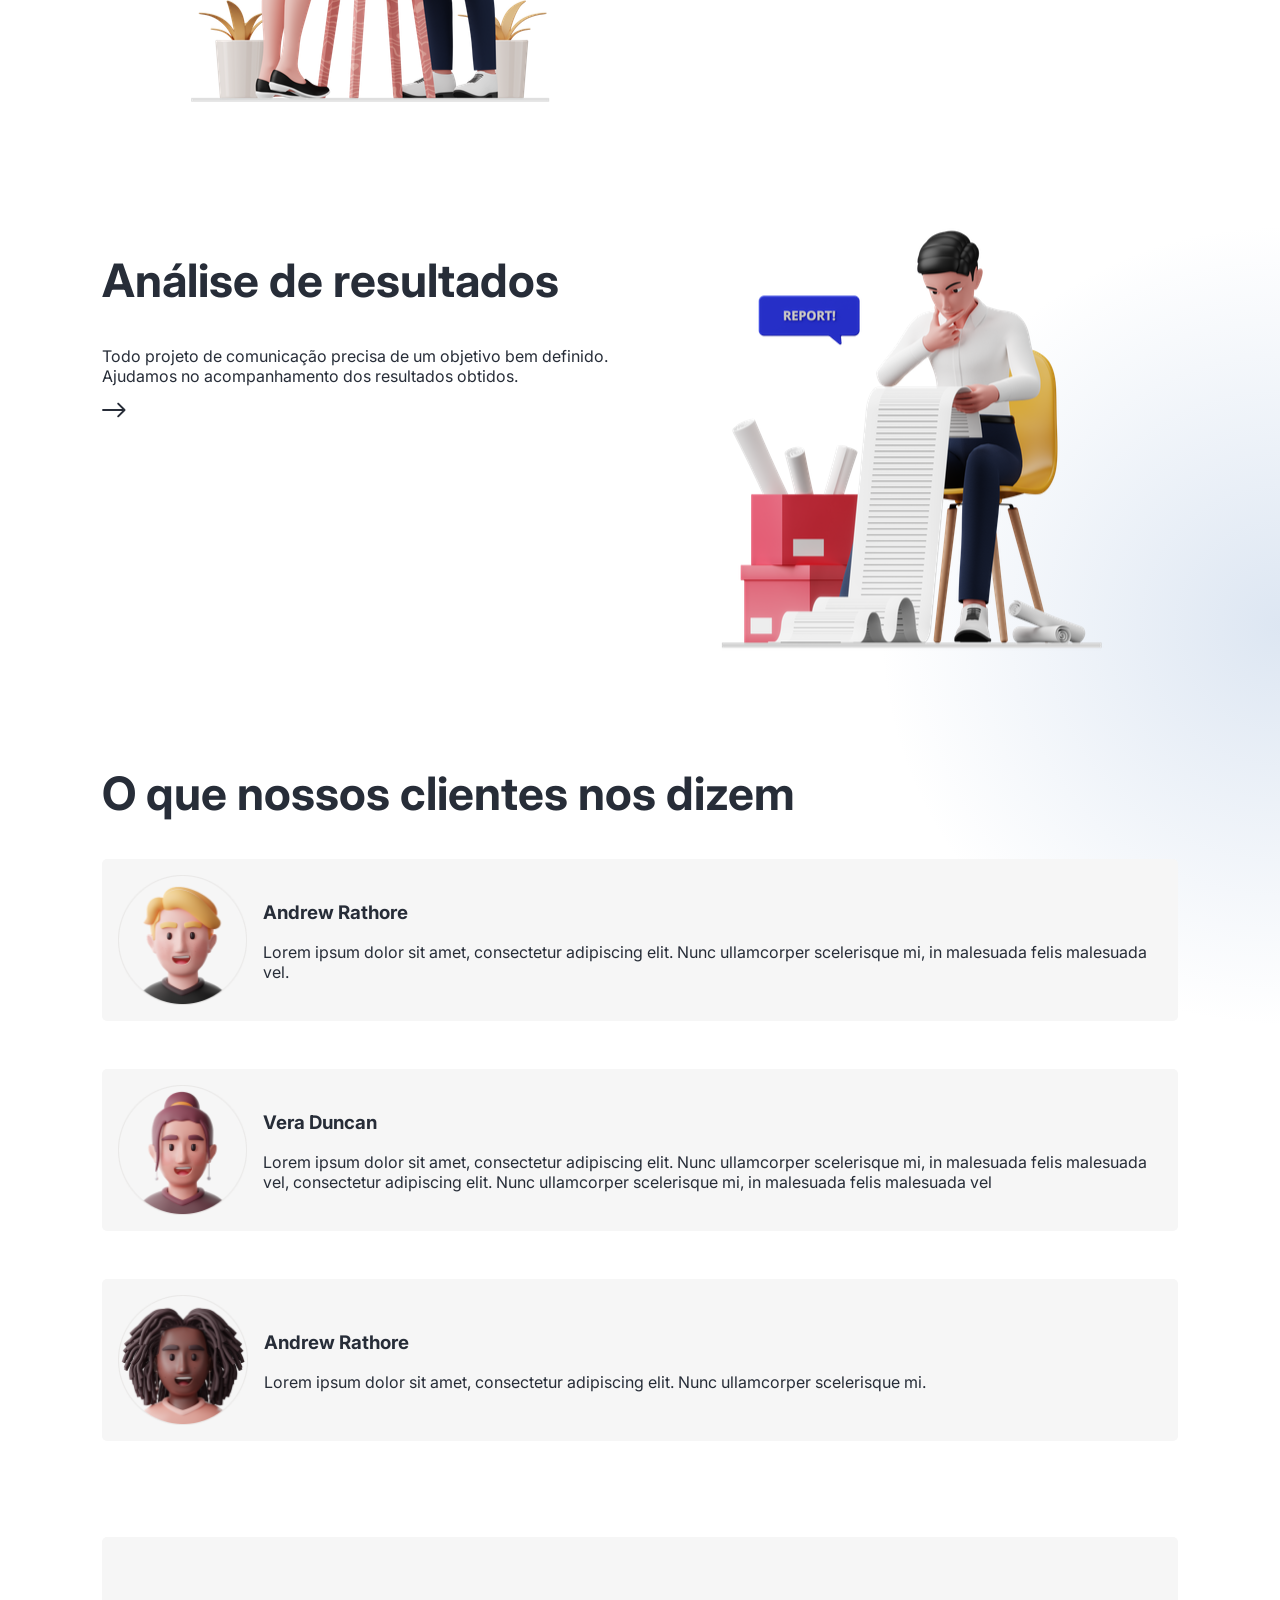
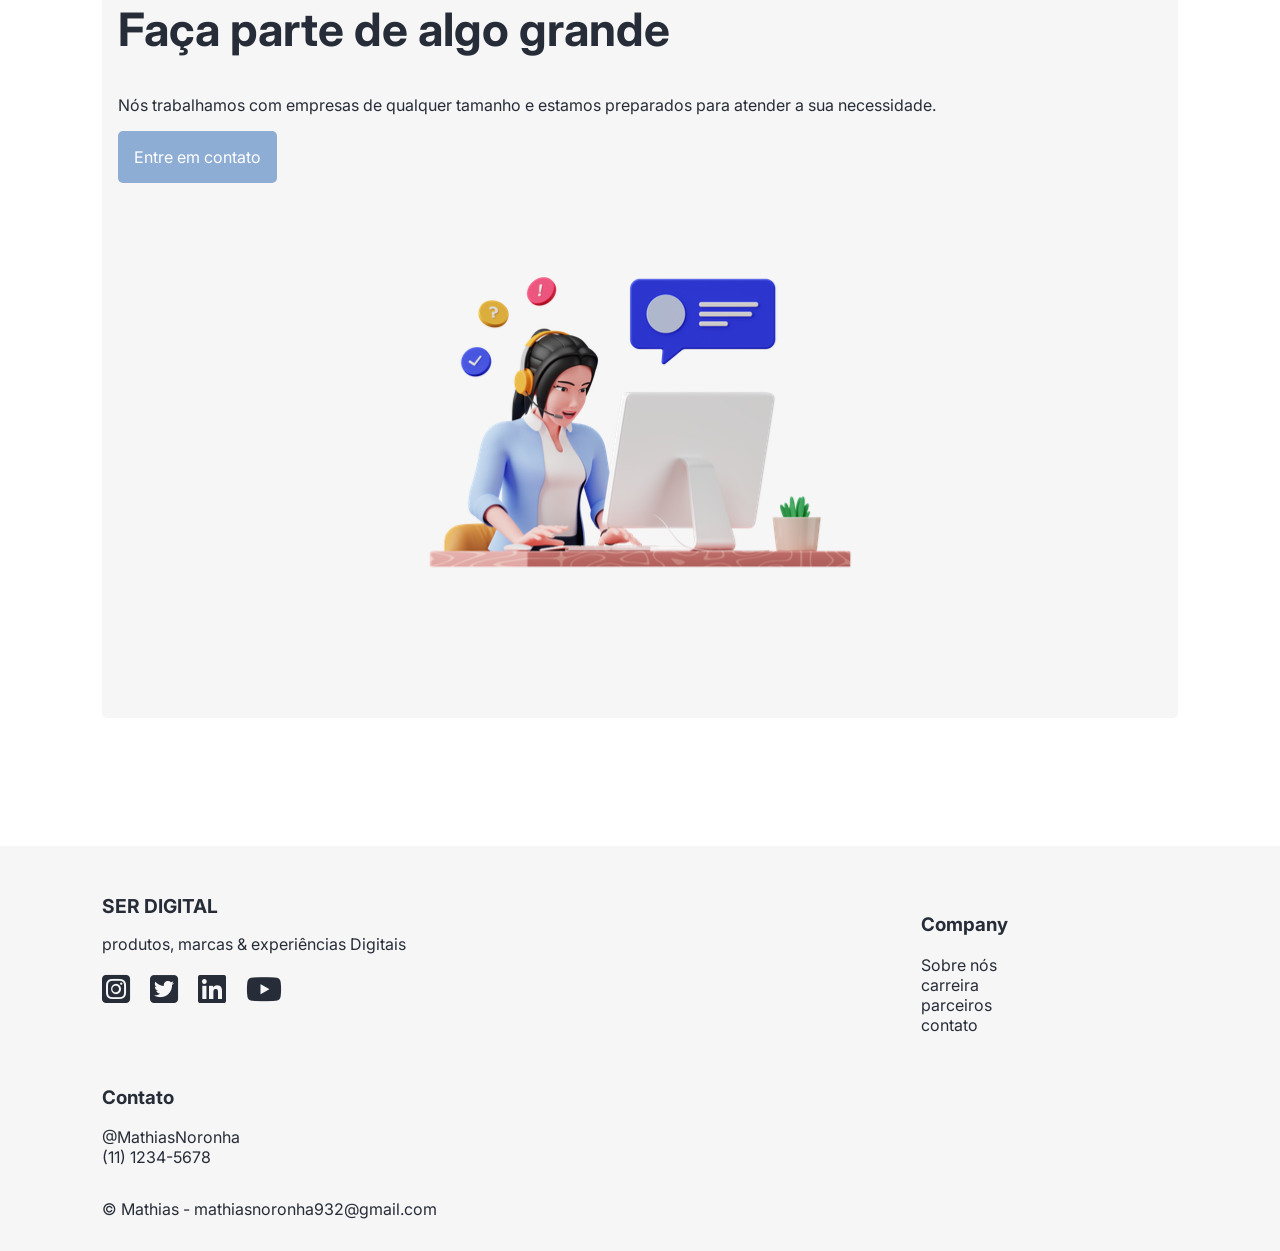
<file: Portfólio/Projetos/ProjetoSerDigital/index.html>
<!DOCTYPE html>
<html lang="pt-br">

<head>
    <meta charset="UTF-8">
    <!-- <meta http-equiv="X-UA-Compatible" content="IE=edge"> -->
    <meta name="viewport" content="width=device-width, initial-scale=1.0">
    <title>Ser Digital</title>
    <link rel="preconnect" href="https://fonts.googleapis.com">
    <link rel="preconnect" href="https://fonts.gstatic.com" crossorigin>
    <link href="https://fonts.googleapis.com/css2?family=Inter:wght@300;400;700&display=swap" rel="stylesheet">
    <link rel="stylesheet" href="https://cdnjs.cloudflare.com/ajax/libs/font-awesome/6.4.0/css/all.min.css"
        integrity="sha512-iecdLmaskl7CVkqkXNQ/ZH/XLlvWZOJyj7Yy7tcenmpD1ypASozpmT/E0iPtmFIB46ZmdtAc9eNBvH0H/ZpiBw=="
        crossorigin="anonymous" referrerpolicy="no-referrer" />
    <link rel="stylesheet" href="estilo.css">
</head>

<body>

    <div class="content-wrapper-center" id="home">

        <header class="header">
            <a href="index.html"><img src="imagens/SER-DIGITAL.svg" alt="Logotipo Ser digital"></a>
            <nav>
                <input type="checkbox" class="menu-btn hide" id="menu-btn">
                <label for="menu-btn" class="menu-icon">
                    <span class="nav-icon"></span>
                </label>
                <ul class="header-menu">
                    <li><a href="index.html#home">home</a></li>
                    <li><a href="index.html#sobre">sobre</a></li>
                    <li><a href="index.html#testemunhos">testemunhos</a></li>
                    <li><a href="index.html#contato">contato</a></li>
                </ul>
            </nav>
        </header>

        <!-- Hero Banner -->
        <section class="hero row">
            <div class="content sm-12 lg-7">
                <header>
                    <h1 class="hero_title">Produtos, marcas &amp; experiências Digitais</h1>
                    <p>Somos um time 100% digital construindo produtos 100% digitais</p>
                </header>
                <a href="contato.html" class="btn">entre em contato</a>
            </div>
            <div class="imagem sm-12 lg-5">
                <img src="imagens/online-business-marketing.png" alt="" class="hero_image">
            </div>
        </section>

        <!-- Brands -->
        <section class="brands">
            <h2>Algumas empresas que confiam em nossos serviços</h2>
            <ul>
                <li><img src="imagens/spotify.svg" alt="spotify"></li>
                <li><img src="imagens/slack.svg" alt="slack"></li>
                <li><img src="imagens/dropbox.svg" alt="dropbox"></li>
                <li><img src="imagens/zoom.svg" alt="zoom"></li>
            </ul>
        </section>

        <!-- Branding section -->
        <section class="branding row" id="sobre">
            <article class="sm-12 md-7-12 lg-8-12">
                <h2>Branding &amp; Design system</h2>
                <p>Normalmente usado em indústrias gráficas e produtoras para pré-visualização de designs, layouts e
                    mockups</p>
                <a href="#"><span class="hide" aria-hidden="false">Saiba mais</span>
                    <img src="imagens/Arrow.svg" alt="" aria-hidden="true"></a>
            </article>
            <div class="imagem sm-12 md-1-6 lg-1-5">
                <img src="imagens/business-deal.png" alt="">
            </div>
        </section>

        <!-- Results section -->
        <section class="results row">
            <article class="sm-12 md-6 lg-5">
                <h2>Análise de resultados</h2>
                <p>Todo projeto de comunicação precisa de um objetivo bem definido. Ajudamos no acompanhamento dos
                    resultados obtidos.</p>
                <a href="#"><span class="hide" aria-hidden="false">Saiba mais</span>
                    <img src="imagens/Arrow.svg" alt="" aria-hidden="true"></a>
            </article>
            <div class="imagem sm-12 md-6 lg-8-12">
                <img src="imagens/businessman-checking-financial-report.png" alt="">
            </div>
        </section>


        <!-- Testemunhos -->
        <section class="testemunhos" id="testemunhos">
            <h2 class="testemunhos_title">O que nossos clientes nos dizem</h2>
            <div class="testemunhos_wrapper row">
                <article class="testemunho sm-12 lg-4">
                    <div class="testemunho_card">
                        <img src="imagens/western-man-4975942-4159828-1-2x.png" alt="" class="testemunho_thumb">
                        <div class="testemunho_content">
                            <h3 class="testemunho_nome">Andrew Rathore</h3>
                            <p>Lorem ipsum dolor sit amet, consectetur adipiscing elit. Nunc ullamcorper scelerisque mi,
                                in
                                malesuada felis malesuada vel. </p>
                        </div>
                    </div>
                </article>
                <article class="testemunho sm-12 lg-4">
                    <div class="testemunho_card">
                        <img src="imagens/western-man-4975942-4159828-2-2x.png" alt="" class="testemunho_thumb">
                        <div class="testemunho_content">
                            <h3 class="testemunho_nome">Vera Duncan</h3>
                            <p>Lorem ipsum dolor sit amet, consectetur adipiscing elit. Nunc ullamcorper scelerisque mi,
                                in
                                malesuada felis malesuada vel, consectetur adipiscing elit. Nunc ullamcorper scelerisque
                                mi,
                                in
                                malesuada felis malesuada vel </p>
                        </div>
                    </div>
                </article>
                <article class="testemunho sm-12 lg-4">
                    <div class="testemunho_card">
                        <img src="imagens/western-man-4975942-4159828-3-2x.png" alt="" class="testemunho_thumb">
                        <div class="testemunho_content">
                            <h3 class="testemunho_nome">Andrew Rathore</h3>
                            <p>Lorem ipsum dolor sit amet, consectetur adipiscing elit. Nunc ullamcorper scelerisque mi.
                            </p>
                        </div>
                    </div>
                </article>
            </div>

        </section>


        <article class="contato row" id="contato">
            <div class="contato_content sm-12 lg-8-12">
                <h2 class="contato_title">Faça parte de algo grande</h2>
                <p>Nós trabalhamos com empresas de qualquer tamanho e estamos preparados para atender a sua necessidade.
                </p>
                <a href="" class="btn">Entre em contato</a>
            </div>
            <div class="contato_image sm-12 lg-1-7">
                <img src="imagens/customer-support.png" alt="">
            </div>
        </article>


    </div>



    <!-- Footer -->
    <footer class="footer">

        <div class="content-wrapper-center row">


            <section class="sm-12 md-9 lg-6">
                <header>
                    <a href="index.html" class="logo">Ser Digital</a>
                    <p>produtos, marcas &amp; experiências Digitais</p>
                </header>



                <ul class="icons">
                    <li><a href="#">
                            <i aria-hidden="true" class="fa-brands fa-square-instagram"></i>
                            <span class="label hide">Instagram</span></a></li>
                    <li><a href="#"><i aria-hidden="true" class="fa-brands fa-square-twitter"></i><span
                                class="label hide">Twitter</span></a>
                    </li>
                    <li><a href="#"><i aria-hidden="true" class="fa-brands fa-linkedin"></i><span
                                class="label hide">LinkedIn</span></a>
                    </li>
                    <li><a href="#"><i aria-hidden="true" class="fa-brands fa-youtube"></i><span
                                class="label hide">Youtube</span></a>
                    </li>

                </ul>
            </section>

            <section class="sm-12 md-3 lg-3">
                <header>
                    <h3>Company</h3>
                </header>
                <ul>
                    <li><a href="">Sobre nós</a></li>
                    <li><a href="">carreira</a></li>
                    <li><a href="">parceiros</a></li>
                    <li><a href="">contato</a></li>
                </ul>
            </section>

            <section class="sm-12 lg-3">
                <header>
                    <h3>Contato</h3>
                </header>
                <ul>
                    <li><a href="https://www.instagram.com/mathiasnoronha/">@MathiasNoronha</a></li>
                    <li>(11) 1234-5678</li>

                </ul>
            </section>

            <section class="copyright sm-12">
                &copy; Mathias - <a href="https://mail.google.com/mail/u/0/?tab=rm&ogbl#inbox">mathiasnoronha932@gmail.com</a><wbr>
 <wbr>
            </section>

        </div>

    </footer>


</body>

</html>
</file>
<file: Portfólio/Projetos/Project Infusion/style/main.css>
body {
    margin: 0;
    font-family: "Open Sans", sans-serif;
    line-height: 1.5;
}

img {
    max-width: 100%;
}

.container {
    margin-right: auto;
    margin-left: auto;
    padding-left: 1em;
    padding-right: 1em;
    max-width: 980px;
}

.header {
    background: white;
    width: 100%;
}

.logo-text {
    text-transform: uppercase;
    background-color: #63c6ae;
    font-size: 24px;
    margin: 0;
    padding: 20px;
    display: block;
    text-decoration: none;
    font-weight: bold;
    color: white;
    float: left;
    text-align: right;
}

.header__nav {
    clear: left;
}

.header__nav ul{
    margin: 0;
    padding: 0;
}

.header__nav li {
    list-style-type: none;
    background: #242a2c;
    text-align: center;
    border-bottom: 1px dotted rgba(255, 255, 255, 0.2);
}

.header__nav a {
    color: white;
    text-decoration: none;
    text-transform: uppercase;
    color: #586165;
    font-size: 14px;
    font-weight: 600;
    display: block;
    padding: 25px 0;
    transition: .5s ease;
}

.header__nav a:hover {
    color: #63c6ae;
}

.header__btnMenu {
    float: right;
    margin: 1.5em;
    background: transparent;
    border: none;
    font-size: 14px;
    cursor: pointer;
}

.js .header__nav {
    transition: max-height 1s;
}

.js .header {
    position: fixed;
    width: 100%;
    z-index: 10;
}

.js .laptop-slider{
    overflow: hidden;
    color: white;
}

.js .laptop-slider .slideshow {
    position: relative;
    width: 100%;
    margin: auto;
    max-width: 950px;
}

.js .laptop-slider figure {
    opacity: 0;
    transition: 1s opacity;
    width: 100%;
    position: absolute;
    top: 0;
    left: 0;
}

.js .laptop-slider figure.show {
    opacity: 1;
    position: static;
}

.js .laptop-slider .prev,
.js .laptop-slider .next {
    z-index: 3;
    position: absolute;
    top: 50%;
    cursor: pointer;
}

.js .laptop-slider .prev {
    left: 10px;
}
.js .laptop-slider .next {
    right: 10px;
}



.js .quote-slideshow{
    position: relative;
    width: 100%;
    margin: auto;
    max-width: 950px;
    box-sizing: border-box;
    padding: 0 50px;
    color: white;
}
.js .quote-slideshow figure h2{
    margin-top: 0;
}
.js .quote-slideshow figure{
    opacity: 0;
    transition: 1s opacity;
    position: absolute;
    top: 0;
    left: 50px;
    right: 50px;
    box-sizing: border-box;
    margin: 0;
}
.js .quote-slideshow figure.show{
    opacity: 1;
    position: static;
    
}
.js .quote-slideshow .prev, .js .quote-slideshow .next{
    z-index: 3;
    position: absolute;
    top: 50%;
    cursor: pointer;
}
.js .quote-slideshow .prev{
    left: 10px;
}
.js .quote-slideshow .next{
    right: 10px;
}


.hero {
    height: 80vh;
    padding: 40px 20px;
    text-align: center;
    display: flex;
    flex-direction: column;
    justify-content: center;
    align-items: center;

    background: linear-gradient(45deg, white 50%, transparent 50%) left calc(50% + 20px) bottom no-repeat, 
            linear-gradient(-45deg, white 50%, transparent 50%) left calc(50% - 20px) bottom no-repeat, 
            url(../img/01.jpg) no-repeat;
background-size: 40px 40px, 40px 40px, cover;

}

.hero__title {
    background-color: #63c6ae;
    color: white;
    font-size: 28px;
    font-weight: 600;
    padding: 30px 20px;
    text-transform: uppercase;

}

.hero__text {
    background-color: #242a2c;
    margin: 5px 30px 35px;
    color: white;
    padding: 20px;
    font-size: 16px;
}

.hero__btn {
    border: 1px solid rgba(255, 255, 255, .3);
    background-color: rgba(0,0,0,.2);
    border-radius: 5px;
    padding: 15px 25px;
    display: inline-block;
    color: white;
    text-decoration: none;
    font-size: 16px;
    font-weight: 600;
    text-transform: uppercase;
}

.people-cards {
    margin-top: 2.5em;
}

.people-cards__card:hover .people-cards__avatar img{
    transform: translateY(-50%);
}
.people-cards__card:hover {
    outline: 5px solid #63c6ae;
    outline-offset: -5px;
}

.people-cards__image {
    width: 100%;
}

.people-cards__card:hover .people-cards__title,
.people-cards__card:hover .people-cards__text {
    color: #63c6ae;
}


.people-cards__avatar {
    margin: -55px auto;
    width: 88px;
    height: 88px;
    overflow: hidden;
}

.people-cards__content {
    text-align: center;
    padding: 40px 25px 10px;
    border-left: 1px solid #dbe1e7;
}

.people-cards__title {
    color: #737c85;
    font-size: 21px;
    font-weight: normal;
}

.people-cards__text {
    color: #929da5;
    font-size: 14px;
}

.content {
    background: #f8f9f9;
    padding: 20px 0 80px;
    border-top: 1px solid #e3e3e3;
}

.content h3 {
    color: #737c85;
    font-size: 21px;
    padding-top: 40px;
    font-weight: 600;
}

.content p {
    color: #929da5;
    font-size: 14px;
    word-spacing: 3px;
}

.button {
    padding: 15px 40px;
    border-radius: 3px;
    background: red;
    color: white;
    text-decoration: none;
    font-weight: 600;
    font-size: 15px;
    margin-right: 15px;
    display: inline-block;
    transition: background .5s;
}

.button-primary {
    background-color: #63c6ae;
    color: white;
}

.button-secundary {
    background-color: #455357;
    color: white;
}

.button:hover {
    background-color: #929da5;
}

.last-articles__title{
    background-color: #63c6ae;
    padding: 5px 0;
}

.last-articles__title h2 {
    font-size: 24px;
    color: white;
    text-transform: uppercase;
    font-weight: 400;
}

.last-articles__thumbs {
    display: grid;
    grid-template-columns: repeat(auto-fill, minmax(250px, 1fr));
    grid-auto-rows: auto;
    grid-gap: 0;
    background: yellow;
}

.last-articles__thumbs img {
    display: block;
    width: 100%;
}

.slideshow figure {
    display: inline-block;
}
.laptop-slider{
    background-color: #242a2c;
    padding: 125px 0 100px;
    width: 100%;
    overflow: auto;
}

.slideshow {
    white-space: nowrap;
}


.quote-container {
    background-color: #63c6ae;
    padding: 50px 0;
    border-bottom: 12px solid #58b9a1;
}

.quote-slideshow h2{
    color: white;
    font-size: 30px;
    font-style: italic;
    font-weight: normal;
}

.quote-slideshow figcaption {
    color: white;
    font-size: 30px;
    text-align: center;
}

.no-js .quote-container figure + figure {
    margin-top: 5em;
}

.footer {
    background-color: #242a2c;
    padding: 50px 0 250px;
    color: #454e51;
    font-size: 14px;
}

.footer__links li{
    list-style: none;
}

.footer__links a {
    color: #454e51;
    display: block;
    font-weight: 600;
    text-decoration: none;
}

.footer__logo{
    text-transform: uppercase;
}

@media screen and (min-width: 1025px) {
    .header {
        position: fixed;
    }

    .logo-text {
        width: 25%;
        box-sizing: border-box;
    }

    .header__btnMenu {
        display: none;
    }

    .header__nav {
        float: left;
        width: 75%;
        clear: none;
        max-width: 800px;
    }

    .header__nav ul {
        display: flex;
        justify-content: space-around;
    }

    .header__nav li {
        border-bottom: none;
        flex-grow: 1;
    }

    .header__nav a {
        background: white;
    }

    .people-cards {
        display: grid;
        grid-template-columns: repeat(4, 1fr);
        grid-gap: 20px;
    }

    .content .container {
        display: grid;
        grid-template-columns: 1fr 1fr;
        grid-gap: 30px
    }

    .last-articles__thumbs {
        grid-template-columns: repeat(6, 1fr);
    }

    .footer .container{
        display: flex;
    }

    .footer .container > * {
        margin: 2em;
    }
}
</file>
<file: Portfólio/Projetos/Projeto Carros/style.css>
* {
    margin: 0;
    padding: 0;
    box-sizing: border-box;
    list-style: none;
    font-family: "Poppins", sans-serif;
}

body {
    background-color: #000;
    color: #fff;
    font-size: 16px;
    overflow: hidden;

}

header img {
    width: 250px;
}

header {
    position: fixed;
    width: 80vw;
    left: 50%;
    transform: translateX(-50%);
    display: grid;
    grid-template-columns: 1fr 600px;
    gap: 100px;
    align-items: center;
    z-index: 2;
}

header nav ul {
    display: grid;
    grid-template-columns: repeat(3, 200px);
}

section {
    background-image: radial-gradient(#7f3d9e, #6d00b9);
    height: 100vh;
    position: relative;

    & .list {
        width: 70vw;
        height: 100%;
        margin: auto;
        position: relative;

        & .item {
            position: absolute;
            inset: 0;

            & .car-img {
                position: absolute;
                top: 50%;
                transform: translateY(-50%);
                width: 70%;

                & img {
                    width: 100%;
                    transform: rotate(-30deg);
                }
            }

            & .content {
                position: absolute;
                right: 100px;
                width: 70%;
                height: 100%;
                display: flex;
                flex-direction: column;
                justify-content: center;
                align-items: end;
                gap: 20px;

                & .car-information {
                    font-weight: bold;
                }

                & h2 {
                    font-size: 6em;
                    line-height: 1em;
                    font-family: "League Gothic", sans-serif;
                }

                & .description {
                    color: #d9d9d9;
                    font-size: 12px;
                    text-align: right;
                    max-width: 400px;
                }

                & .information-button {
                    border-radius: 30px;
                    height: 35px;
                    width: 125px;
                    text-transform: uppercase;
                    border: 2px solid #791fd3;
                    background-color: #beff1b;
                    color: #000;
                    cursor: pointer;
                    font-weight: bold;
                    font-family: "League Gothic", sans-serif;

                }
            }
        }
        &::before {
            content: "";
            position: absolute;
            height: 200px;
            width: 100%;
            top: 50%;
            border-top: 1px solid #fff;
        }
    }

    .indicators {
        position: absolute;
        top: 50%;
        left: 50%;
        height: 200px;
        width: 90vw;
        transform: translateX(-50%);
        display: flex;
        flex-direction: column;
        justify-content: end;
        gap: 15px;

        & .number {
            font-size: 5em;
            font-family: "League Gothic", sans-serif;

        }

        & ul {
            display: flex;
            gap: 10px;

            & li {
                width: 50px;
                height: 5px;
                background-color: #beff1b;
                border-radius: 5px;
                transition: 0.5;
            }

            & .active {
                background-color: #fff;
            }
        }
    }

    .arrows {
        width: 70vw;
        position: absolute;
        top: 50%;
        left: 50%;
        display: flex;
        justify-content: space-between;
        transform: translate(-50%, -25px);

        & button:nth-child(1) {
            & img {
                transform: scale(-1);
            }
        }
        & button {
            top: 60%;
            width: 50px;
            height: 50px;
            border-radius: 50%;
            cursor: pointer;

            & img {
                width: 30px;
                margin-top: 4px;
                cursor: pointer;
            }

            &:hover {
                background-color: #beff1b;
            }
        }
    }
}

section {

    & .list{

        --calc: 1;

        & .item {
            transform: translateX(calc(100vw * var(--calc)));
            transition: 0.5s;
            opacity: 0;

            & .car-img {

            & img {
                transform: rotate(0);
                transition: 0.5s;
                transition-delay: 0.3s;
            }

            &::before {
                content: "";
                position: absolute;
                background-color: #000;
                width: 100%;
                height: 100px;
                top: 150%;
                left: 50px;
                border: 50%;
                filter: blur(50px);
            }
        }
    }

        & .content {

            & .car-information, h2, .description,
            .information {
                transform: translateX(calc(200px * var(--calc)));
                transition: 0.7s;
                transition-delay: 0.3s;
                opacity: 0;
            }

            & h2 {
                transition-delay: 0.5s;
            }

            & .description {
                transition-delay: 0.7s;
            }

            & .information {
                transition-delay: 0.9s;
            }
        }

        & .active {
            transform: translateX(0);
            transition: 0.5s;
            opacity: 1;

            & .car-img{
            & img {
                transform: rotate(-30deg);
            }
        }
            & .content {

                & .car-information, h2, .description,
                .information {
                    transform: translateX(0);
                    opacity: 1;
                }
    
        }
    }
}

}
</file>
<file: Portfólio/Projetos/Projeto Emoji/estilo.css>
body {
    font-family: "Montserrat", sans-serif;
    min-height: 100vh;
    margin: 0;
    overflow-y: hidden;
    background-image: radial-gradient(ellipse at 0 0, #fff8ce, #ffb61d);
}

#wrapper {
    width: 90%;
    max-width: 1340px;
    margin: auto;
}

header {
    padding: 50px 0;
}

h1 {
    font-size: 66px;
}

h1 strong {
    text-transform: uppercase;
    color: brown;
}

main {
    display: flex;
    gap: 2rem;
}

main>* {
    /* flex-grow: 1;
    flex-basis: 0; */
    flex: 1 0 0;
}

.upper {
    text-transform: uppercase;
}

p {
    font-weight: 300;
}

form {
    display: flex;
    gap: 1rem;
}

form input {
    padding: 1rem;
    border-radius: 6px;
    font-family: inherit;
    border: 1px solid #28293E;
    outline: none;
}

form input[type="submit"] {
    background-color: #031D44;
    color: white;
}

form input[type="text"] {
    background-color: transparent;
}

form input[type="text"]::placeholder {
    color: #28293E;
}

.animation {
    position: relative;
}

.animation img {
    position: absolute;
}

.animation img:nth-child(1) {
    left: 10px;
    top: 150px;
    animation: topleft 2s infinite alternate;
}

.animation img:nth-child(2) {
    right: 10px;
    top: 20px;
    animation: topleft 3s .5s infinite alternate;
}

.animation img:nth-child(3) {
    right: 0;
    top: 0;
    animation: topleft 3.5s .5s infinite alternate;
}

.animation img:nth-child(4) {
    left: 100px;
    bottom: -100px;
    animation: topleft 4s .5s infinite alternate;
}

.animation img:nth-child(5) {
    left: 100px;
    top: -100px;
    animation: topleft 3s infinite alternate;
}

.animation img:nth-child(6) {
    right: 100px;
    bottom: -100px;
    animation: topleft 4s infinite alternate;
}



@keyframes topleft {
    from {
        transform: translate(0, 0);
    }

    to {
        transform: translate(-10px, -30px);
    }
}
</file>
<file: Portfólio/Projetos/projeto price cards/style.css>
body {
    background-color: #0c1014;
    color: white;
    width: 90%;
    max-width: 960px;
    margin: 0 auto;
    font-family: 'Gill Sans', 'Gill Sans MT', Calibri, 'Trebuchet MS', sans-serif;
}

.main-title {
    font-size: 62px;
    text-transform: uppercase;
    text-align: center;
    margin: 46px 0;
}

.header {
    display: flex;
    background-color: #05080a;
    padding: 16px;
    justify-content: space-between;
    align-items: center;
}

.header__logo {
    font-size: 36px;
    text-transform: uppercase;
    margin-left: 16px;
    letter-spacing: 2px;
}

.header__nav ul {
    display: flex;
    list-style-type: none;
    font-size: 18px;
    gap: 16px;
}

.header__nav a {
    color: white;
    text-decoration: none;
    padding: 14px;
    border-radius: 6px;
}

.header__nav a:hover {
    text-decoration: underline;
}

a.header__nav--active {
    background-color: #cbe300;
    color: #0c1014;
    pointer-events: none;
}

.pricing {
    display: flex;
    gap: 16px;
}

.pricing-plan {
    flex: 1;
    background-color: #1f262c;
    padding: 30px;
    border-radius: 6px;
    box-shadow: 0 5px 15px -6px black;
    display: flex;
    flex-direction: column;
}

.class-plan__title {
    text-transform: uppercase;
    border-bottom: 2px solid #cbe300;
    margin-top: 0;
    padding-bottom: 10px;
    letter-spacing: 2px;
}

.pricing-plan p {
    margin-top: 0;
}

.pricing-plan__price {
    font-size: 34px;
}

.pricing-plan__features {
    margin: 0 0 35px;
    color: #b5b5b5;
    padding-left: 16px;
    line-height: 1.8;
    flex: 1;
}

.pricing-plan__features li::marker {
    color: #cbe300;
}

.pricing-plan__cta {
    text-decoration: none;
    color: #0c1014;
    background-color: #cbe300;
    border-radius: 6px;
    text-transform: uppercase;
    font-size: 16px;
    font-weight: bold;
    padding: 16px 10px;
    text-align: center;
}

.pricing-plan__cta:hover {
    outline: 2px solid #cbe300;
    background-color: transparent;
    color: white;
}
</file>
<file: Portfólio/Projetos/Projeto-dashboard/estilo.css>
:root {
    --primary-color: #004EDA;
    --grey: #F2F2F8;
    --default-padding: 2rem;
    --middle-padding: calc(var(--default-padding) / 2);
    --black: #111;
    --color-text: #5A5A5F;
}

body {
    font-family: 'Poppins', sans-serif;
    color: var(--color-text);
    display: grid;
    grid-template-columns: max-content 1fr;
    /* grid-template-rows: 64px auto; */
    grid-template-rows: 4rem minmax(calc(100vh - 4rem), auto);
    margin: 0;
}

img {
    max-width: 100%;
}

.mainNav {
    grid-row: 1 / -1;
    grid-column: 1 / 2;
    background-color: white;
    display: flex;
    flex-direction: column;
    max-height: 100vh;
    position: sticky;
    top: 0;
    /* padding-right: var(--default-padding); */
}

.topnav {
    grid-row: 1 / 2;
    grid-column: 2 / -1;
    background-color: white;
    display: flex;
    justify-content: space-between;
    align-items: center;
}

main {
    grid-row: 2 / -1;
    grid-column: 2 / -1;
    background-color: var(--grey);

    display: grid;
    gap: var(--default-padding);
    grid-template-columns: 1fr 1fr;
    grid-auto-rows: min-content;

    padding: var(--default-padding);
}

main>* {
    grid-column: span 2;
}

main>.grid-half {
    grid-column: span 1;
}

main>figure {
    margin: 0;
}

.mainNav_linkLogo {
    padding-left: var(--default-padding);
    padding-top: var(--default-padding);
    display: inline-block;
    color: var(--black);
    text-decoration: none;
    text-transform: uppercase;
    font-size: 1.5rem;
    padding-right: var(--default-padding);
}

.mainNav_menu,
.topnav_menu {
    list-style-type: none;
    margin: 0;
    padding: 0;
    padding-left: var(--default-padding);
}

.mainNav_menu {
    padding-right: var(--default-padding);
}

.mainNav_menu a,
.topnav_menu a {
    text-decoration: none;
    color: #5A5A5F;
}

.mainNav_menu svg,
.topnav_menu svg {
    vertical-align: bottom;
}

.topnav_menu {
    display: flex;
    gap: var(--default-padding);
}

.mainNav_menus {
    display: flex;
    flex-direction: column;
    justify-content: space-between;
    flex-grow: 1;
    padding-top: var(--default-padding);
}

.mainNav_menu li {
    margin-top: 1rem;
}

.mainNav_menu:last-child {
    padding-bottom: var(--default-padding);
}

.mainNav_menu:not(:last-child) {
    border-bottom: 2px solid var(--grey);
    padding-bottom: var(--default-padding);
}

.perfil {
    margin-right: var(--default-padding);
    display: flex;
    height: 100%;
    align-items: center;
}

.perfil_thumb {
    height: 100%;
    padding-top: .5rem;
    padding-bottom: .5rem;
    margin-right: var(--middle-padding);
    box-sizing: border-box;
}

.perfil_thumb img {
    height: 100%;
}

.perfil_name {
    font-size: .8rem;
    font-weight: 600;
    color: var(--black);
}

.perfil_rule {
    font-size: .7rem;
    font-weight: 500;
    text-transform: uppercase;
    color: color-mix(in srgb, var(--black), transparent 60%);
}

.summary {
    background-color: white;
    display: flex;
    justify-content: space-between;
    align-items: center;
    padding: var(--middle-padding) var(--default-padding);
    border-radius: 4px;
}

.summary article {
    padding: var(--middle-padding) 0;
}

.summary_number {
    font-size: 1.2rem;
    color: var(--primary-color);
    font-weight: 600;
    margin-left: var(--middle-padding);
}

.summary_separated {
    width: 2px;
    background-color: var(--grey);
    align-self: stretch;
}

.btn {
    background-color: var(--primary-color);
    color: white;
    text-decoration: none;
    border-radius: 4px;
    padding: calc(var(--middle-padding) / 2) var(--default-padding);
}

.summary_btn {
    align-self: stretch;
    display: flex;
    align-items: center;
}
</file>
<file: Portfólio/Projetos/projetoCSS/estyles.css>
body {
    margin: 0;
    font-family: Arial, Helvetica, sans-serif;
    background-color: #ccc;
}

.hero {
    background-image: url(imagens/bg-3.jpg);
    height: 500px;
    background-size: cover;
    background-position: right center;
    padding-top: 1px;
}

.hero-content {
    margin: 100px auto 0;
    width: 80%;
    text-align: center;
    color: white;
}

.hero-content h1 {
    font-size: 56px;
    text-shadow: 2px 2px 2px black;
    text-transform: uppercase;
    margin-bottom: 0;
}

.hero-content p {
    background-color: rgba(0, 0, 0, .7);
    font-size: 18px;
    display: inline-block;
    padding: 16px;
    border-bottom: 2px solid;
}

.hero nav ul {
    margin: 20px 80px 0 0;
    text-align: right;
}

.hero nav li {
    display: inline-block;
    list-style-type: none;
    border: 1px solid white;
    margin-left: 16px;
}

.hero nav a {
    background-color: rgba(0, 0, 0, .3);
    padding: 16px;
    display: block;
    color: white;
    text-decoration: none;
    text-transform: uppercase;
    font-size: 12px;
    letter-spacing: 2px;
}

.hero nav a:hover {
    background-color: rgba(0, 0, 0, .5);
}

main {
    width: 90%;
    margin: auto;
    max-width: 860px;
}

article {
    background-color: white;
    padding: 16px;
    margin-bottom: 32px;
    margin-top: 32px;
}

article h2 {
    border-bottom: 2px solid #ccc;
    background-color: #eee;
    padding: 10px;
    margin-top: 0;
}

.btn {
    background-color: #cdc7c3;
    display: block;
    padding: 12px 16px;
    border-radius: 6px;
    margin-left: auto;
    width: fit-content;
}

.rodape {
    color: white;
    background-color: #6b6c68;
    text-align: center;
    padding: 30px;
    text-shadow: 2px 2px 2px black;
    letter-spacing: 2px;
}
</file>
<file: Portfólio/Projetos/ProjetoSerDigital/estilo.css>
:root {
    --dark: #272D38;
    --light: #FFF;
    --primary-color: #8EADD5;
    --primary-color-dark: #3f3f3f;
    --gray: #F6F6F6;
}

body {
    font-family: 'Inter', sans-serif;
    color: var(--dark);
    text-align: center;
    margin: 0;

    background-image:
        radial-gradient(circle at left top, rgb(142 173 213 / .3), transparent 400px),
        radial-gradient(circle at right center, rgb(142 173 213 / .3), transparent 400px);
}

.content-wrapper-center {
    padding: 3rem 1rem 2rem;
    max-width: 67.25rem;
    margin: auto;
}

.imagem {
    text-align: center;
}

.hero_title {
    margin-top: 0;
}

.header-menu {
    list-style-type: none;
    padding: 0;
    text-align: right;

    /* display: none; */
}

.header-menu li {
    padding: .25em 0;
}

.header-menu a {
    display: block;
    padding: 1.75em 0;

}

a {
    color: inherit;
}

nav a {
    text-decoration: none;
}

h1 {
    font-size: 2.5rem;
}

h2 {
    font-size: 2rem;
}

.header {
    text-align: left;
}

.btn {
    display: inline-block;
    text-decoration: none;
    padding: 1em;
    background-color: var(--primary-color);
    border-radius: 5px;
    color: var(--light);
}

.btn:hover,
.btn:focus {
    background-color: var(--primary-color-dark);
}

img {
    max-width: 100%;
}

.brands {
    text-align: center;
}

.brands h2 {
    font-size: 1rem;
    font-weight: lighter;
    color: #667085;
}

.brands ul {
    list-style-type: none;
    padding: 0;
    background-color: var(--gray);
    border-radius: 5px;
    padding: 1em;

    display: flex;
    justify-content: space-around;
    gap: 1rem;
}

.hide {
    position: absolute;
    clip: rect(1px, 1px, 1px, 1px);
    padding: 0;
    border: 0;
    height: 1px;
    width: 1px;
    overflow: hidden;
}

.testemunho {
    background-color: var(--gray);
    border-radius: 5px;
    padding: 1rem;

    container: testemunhoCard / inline-size;
}

.testemunho_thumb {
    width: 8.125rem;
    height: 8.125rem;
}

.contato {
    background-color: var(--gray);
    border-radius: 5px;
    padding: 1rem;
    margin-top: 4rem;
}

.contato_image {
    display: none;
}

.footer {
    background-color: var(--gray);
}

.footer ul {
    list-style-type: none;
    padding: 0;
}

.footer a {
    text-decoration: none;
}

.logo {
    text-transform: uppercase;
    text-decoration: none;
    font-weight: bold;
    font-size: 1.2rem;
}

.copyright {
    white-space: nowrap;
}

.hero,
.brands,
.branding,
.testemunhos,
.contato {
    margin-top: 6rem;
    margin-bottom: 6rem;
}

.row {
    display: grid;
    grid-template-columns: repeat(12, 1fr);
    gap: .5rem;
    grid-auto-flow: dense;
}

.row.testemunhos_wrapper {
    row-gap: 3rem;
}

.row.contato {
    padding-top: 4rem;
    padding-bottom: 4rem;
}

.contato_title {
    margin-top: 0;
}

.row>.sm-12 {
    grid-column: 1 / -1;
}


.testemunho_card {
    display: flex;
    /* align-items: center; */
    gap: 1rem;
    flex-direction: column;
    align-items: center;
    text-align: center;
}

.icons li {
    display: inline-block;

    font-size: 2rem;
}

.icons li+li {
    margin-left: 1rem;
}

@container testemunhoCard (min-width: 42.187em) {
    .testemunho_card {
        flex-direction: row;
        text-align: left;
    }
}


@media screen and (min-width: 46.25em) {

    body {
        text-align: left;
    }

    h1 {
        font-size: 3.625rem;
    }

    h2 {
        font-size: 2.875rem;
    }

    .header {
        align-items: center;
    }

    .menu-btn,
    .menu-icon {
        display: none;
    }

    .header-menu {
        /* display: block; */
        margin: 0;
    }

    .header-menu li {
        display: inline-block;
        margin-left: 1.75rem;
    }

    .header-menu a {
        padding: 1rem;
    }

    .contato_image {
        display: block;
        text-align: center;
    }

    .row {
        gap: 1rem;
    }

    .row>.md-3 {
        grid-column: span 3;
    }

    .row>.md-4 {
        grid-column: span 4;
    }

    .row>.md-6 {
        grid-column: span 6;
    }

    .row>.md-9 {
        grid-column: span 9;
    }

    .row>.md-1-6 {
        grid-column: 1 / 7;
    }

    .row>.md-7-12 {
        grid-column: 7 / 13;
    }
}

@media screen and (min-width: 90em) {

    .hero_title {
        margin-bottom: 6.25rem;
    }

    .row {
        gap: 3rem;
    }

    .row>.lg-3 {
        grid-column: span 3;
    }

    .row>.lg-4 {
        grid-column: span 4;
    }

    .row>.lg-5 {
        grid-column: span 5;
    }

    .row>.lg-6 {
        grid-column: span 6;
    }

    .row>.lg-7 {
        grid-column: span 7;
    }

    .row>.lg-1-5 {
        grid-column: 1 / 6;
    }

    .row>.lg-1-7 {
        grid-column: 1 / 8;
    }

    .row>.lg-8-12 {
        grid-column: 8 / 13;
    }
}

/* hamburguer menu*/
.header {
    display: flex;
    justify-content: space-between;
}

.header-menu {
    position: absolute;
    left: 0;
    right: 0;
    top: 100px;
    max-height: 0;
    overflow: hidden;
    background-color: white;

    transition: max-height .3s;
    margin: 0;
    padding-right: 1rem;
    padding-left: 1rem;

}

.menu-btn:checked~.header-menu {
    max-height: 100vh;
}

.menu-btn:checked+.menu-icon .nav-icon {
    background-color: transparent;
}

.header-menu:focus-within {
    max-height: 100vh;
}

@media screen and (min-width: 46.25em) {
    .header-menu {
        position: static;
        max-height: initial;
        background-color: initial;
    }
}

.header nav {
    display: flex;
    flex-direction: column;
    align-items: flex-end;
}

.menu-icon {
    position: relative;
    cursor: pointer;
    height: 24px;
    /* user-select: none; */
}

.nav-icon {
    background-color: #333;
    display: inline-block;
    height: 2px;
    width: 24px;
    position: relative;
}

.nav-icon::after,
.nav-icon::before {
    content: "";
    background-color: #333;
    display: inline-block;
    height: 2px;
    width: 24px;
    position: absolute;
    transition: transform .2s;
}

.nav-icon::after {
    transform: translateY(8px);

}

.nav-icon::before {

    transform: translateY(-8px);
}

.menu-btn:checked+.menu-icon .nav-icon::before {
    transform: rotate(-45deg);
}

.menu-btn:checked+.menu-icon .nav-icon::after {
    transform: rotate(45deg);
}

.menu-btn:focus-visible+.menu-icon {
    outline: 2px solid black;
    outline-offset: 3px;
}
</file>
